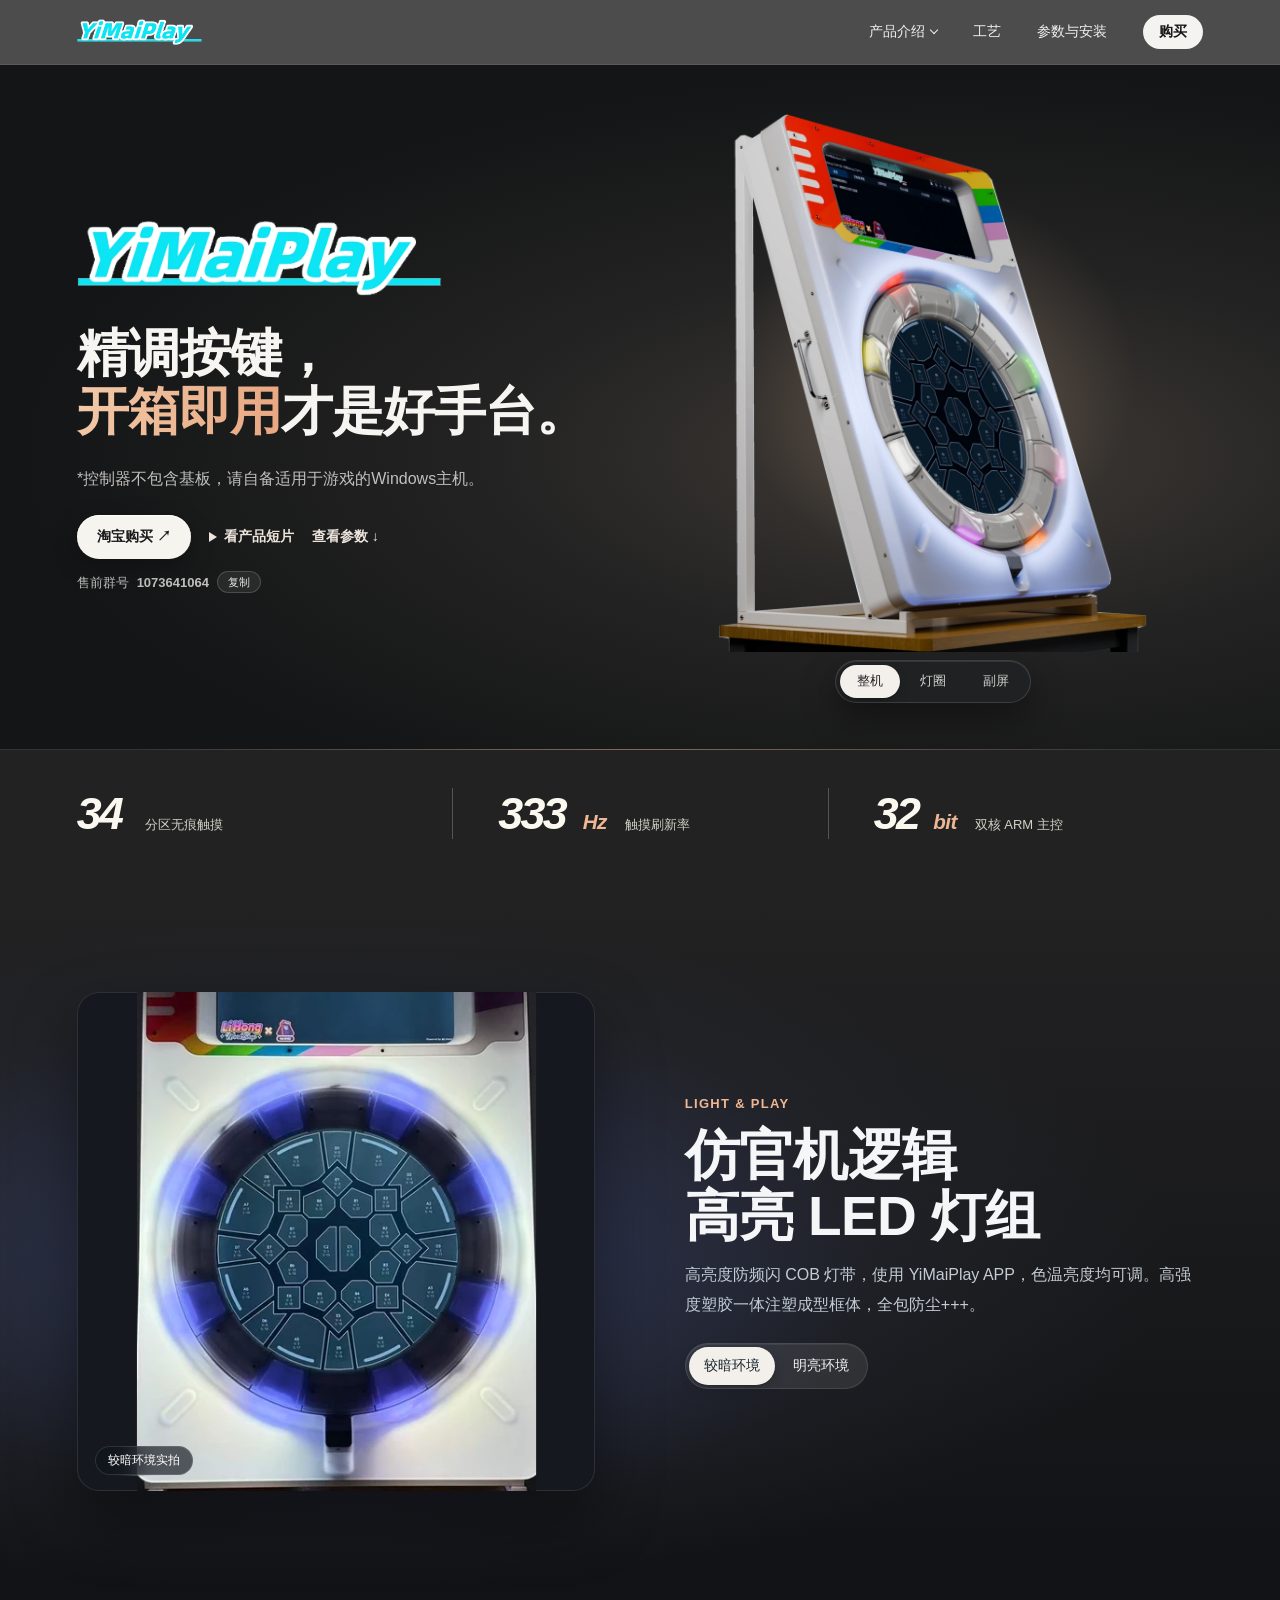
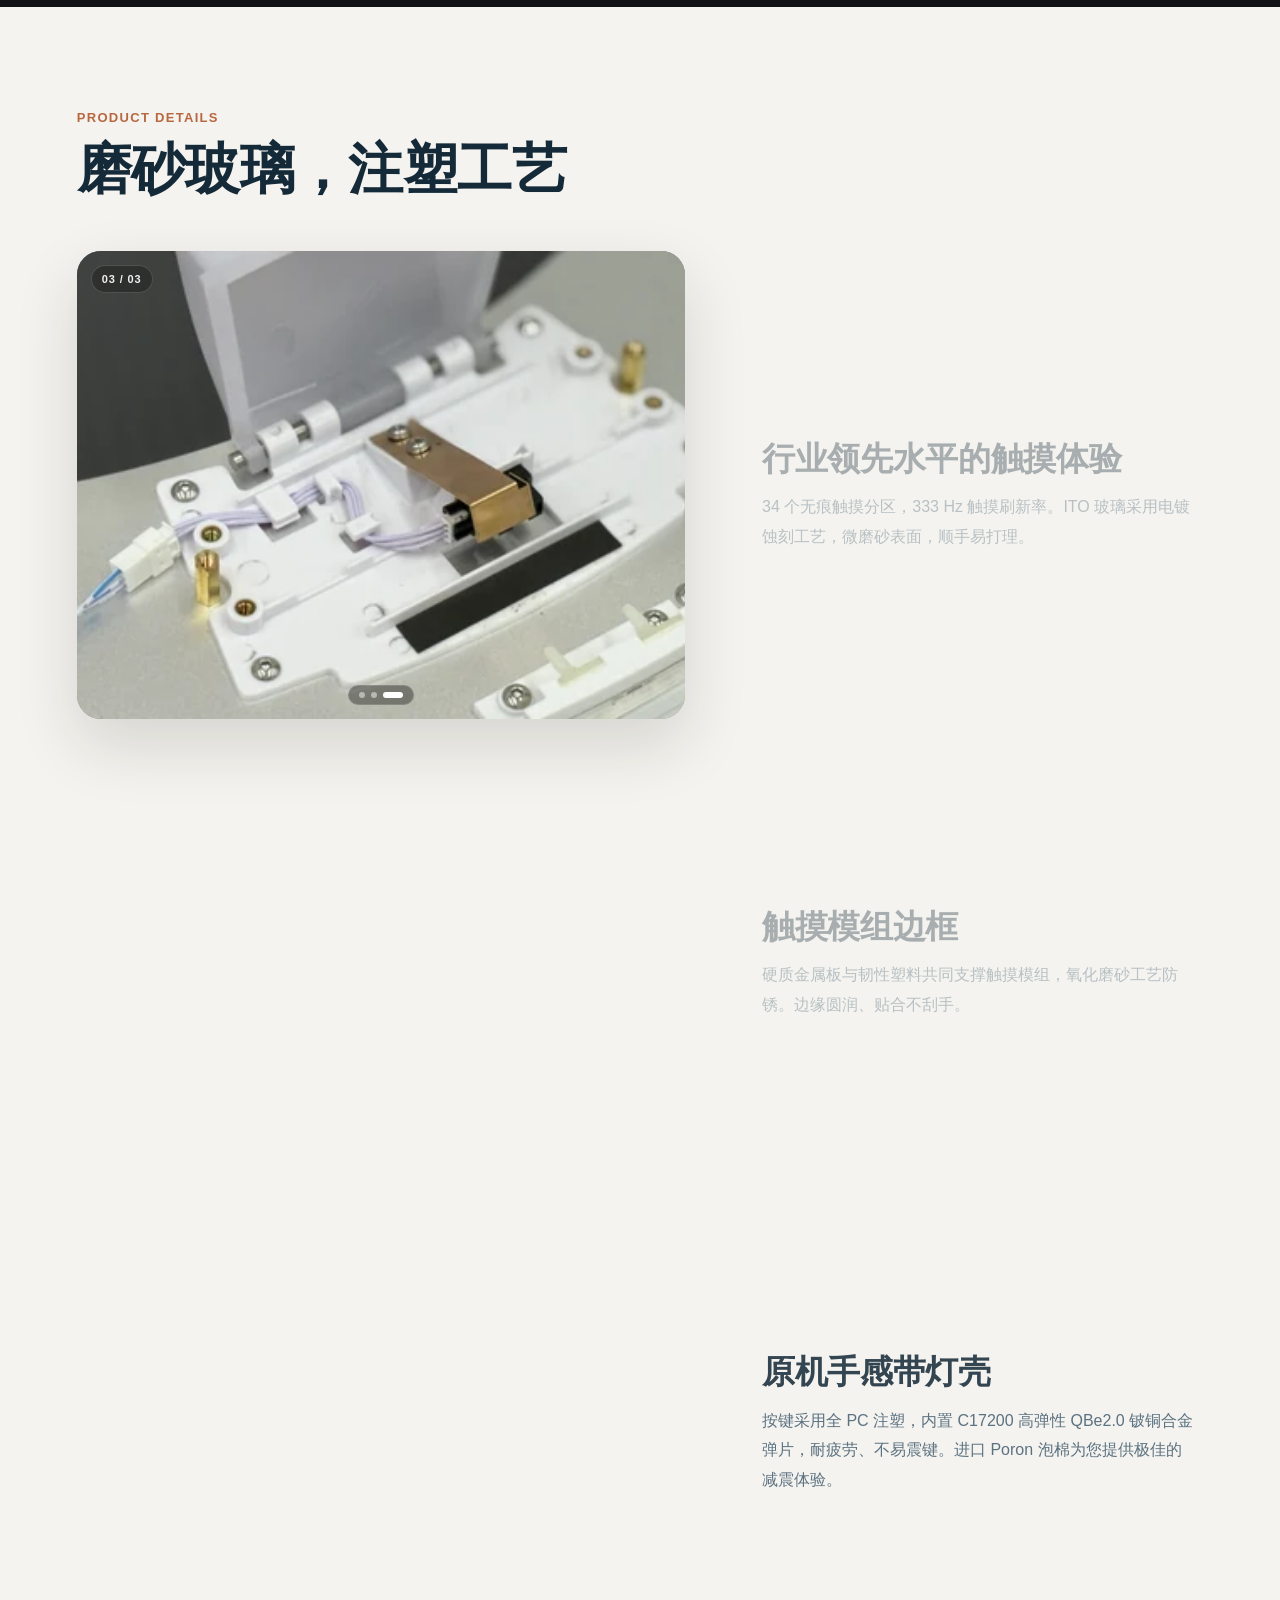
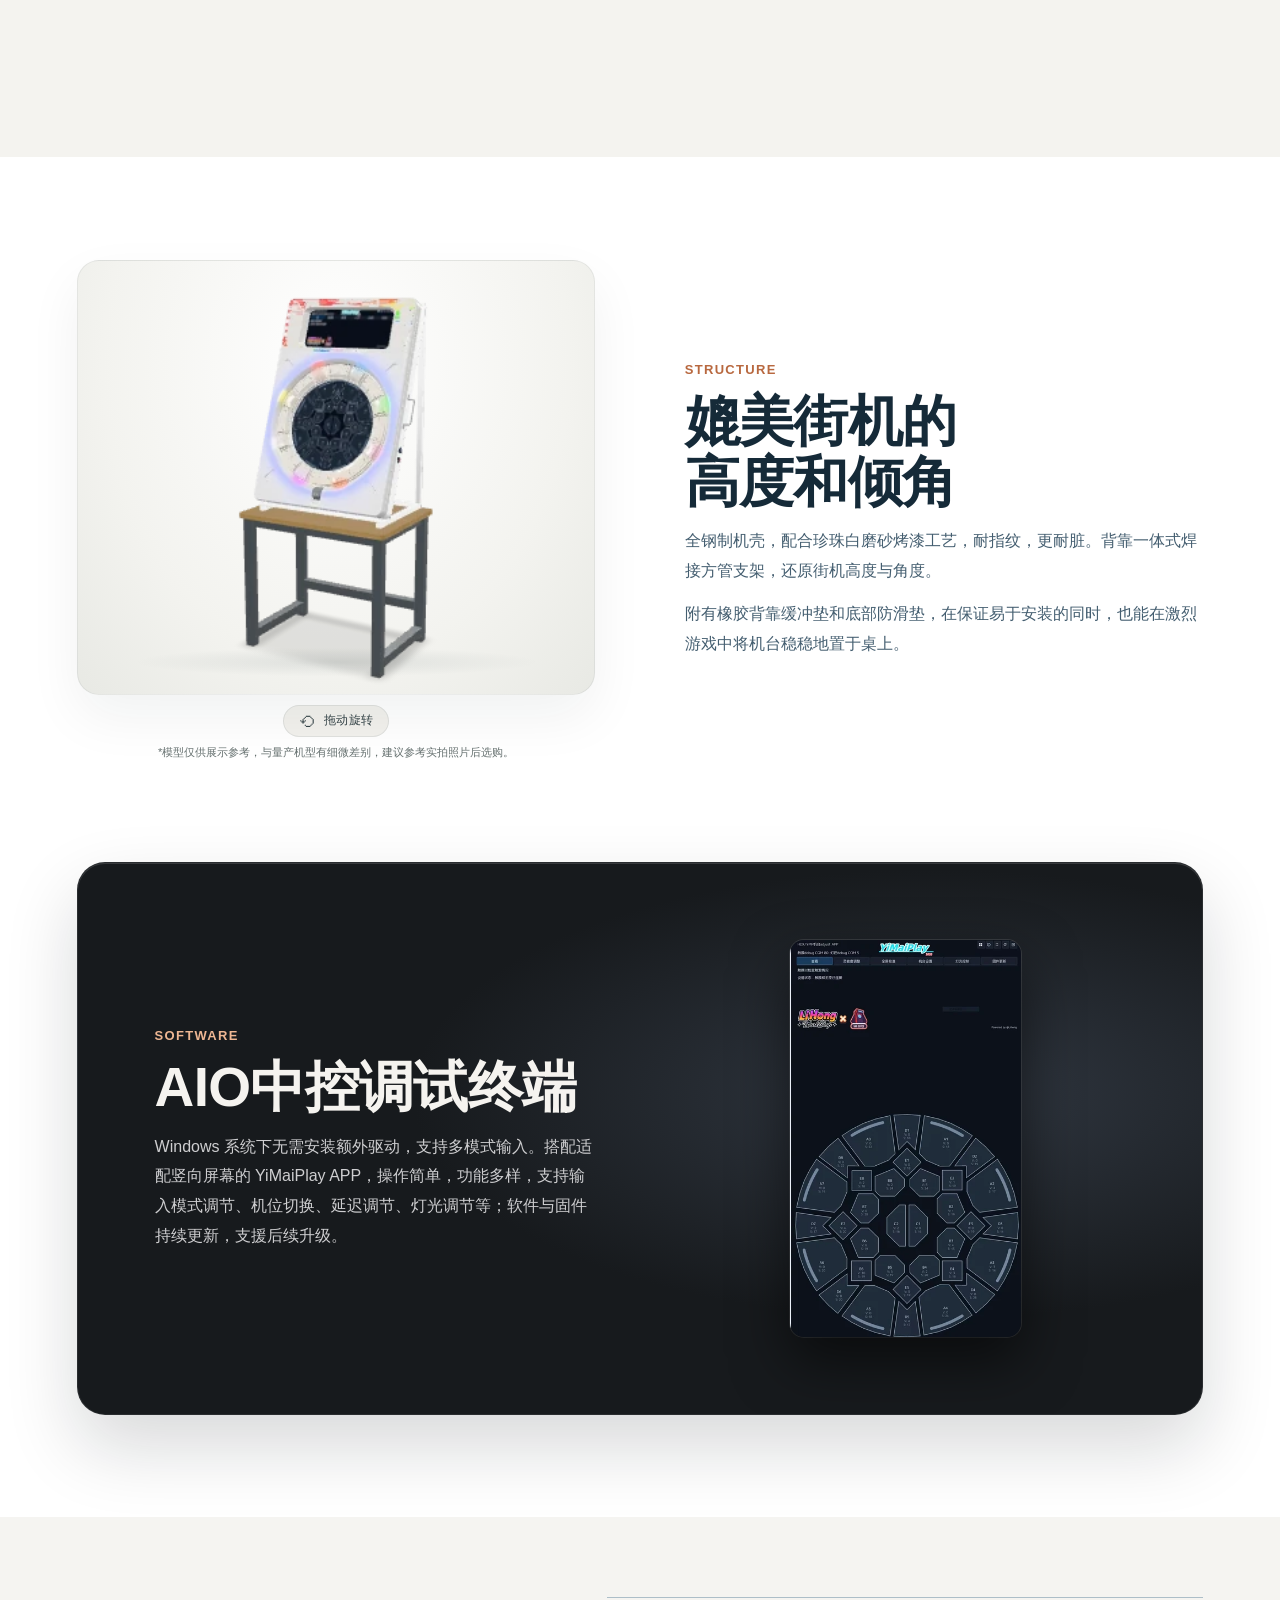
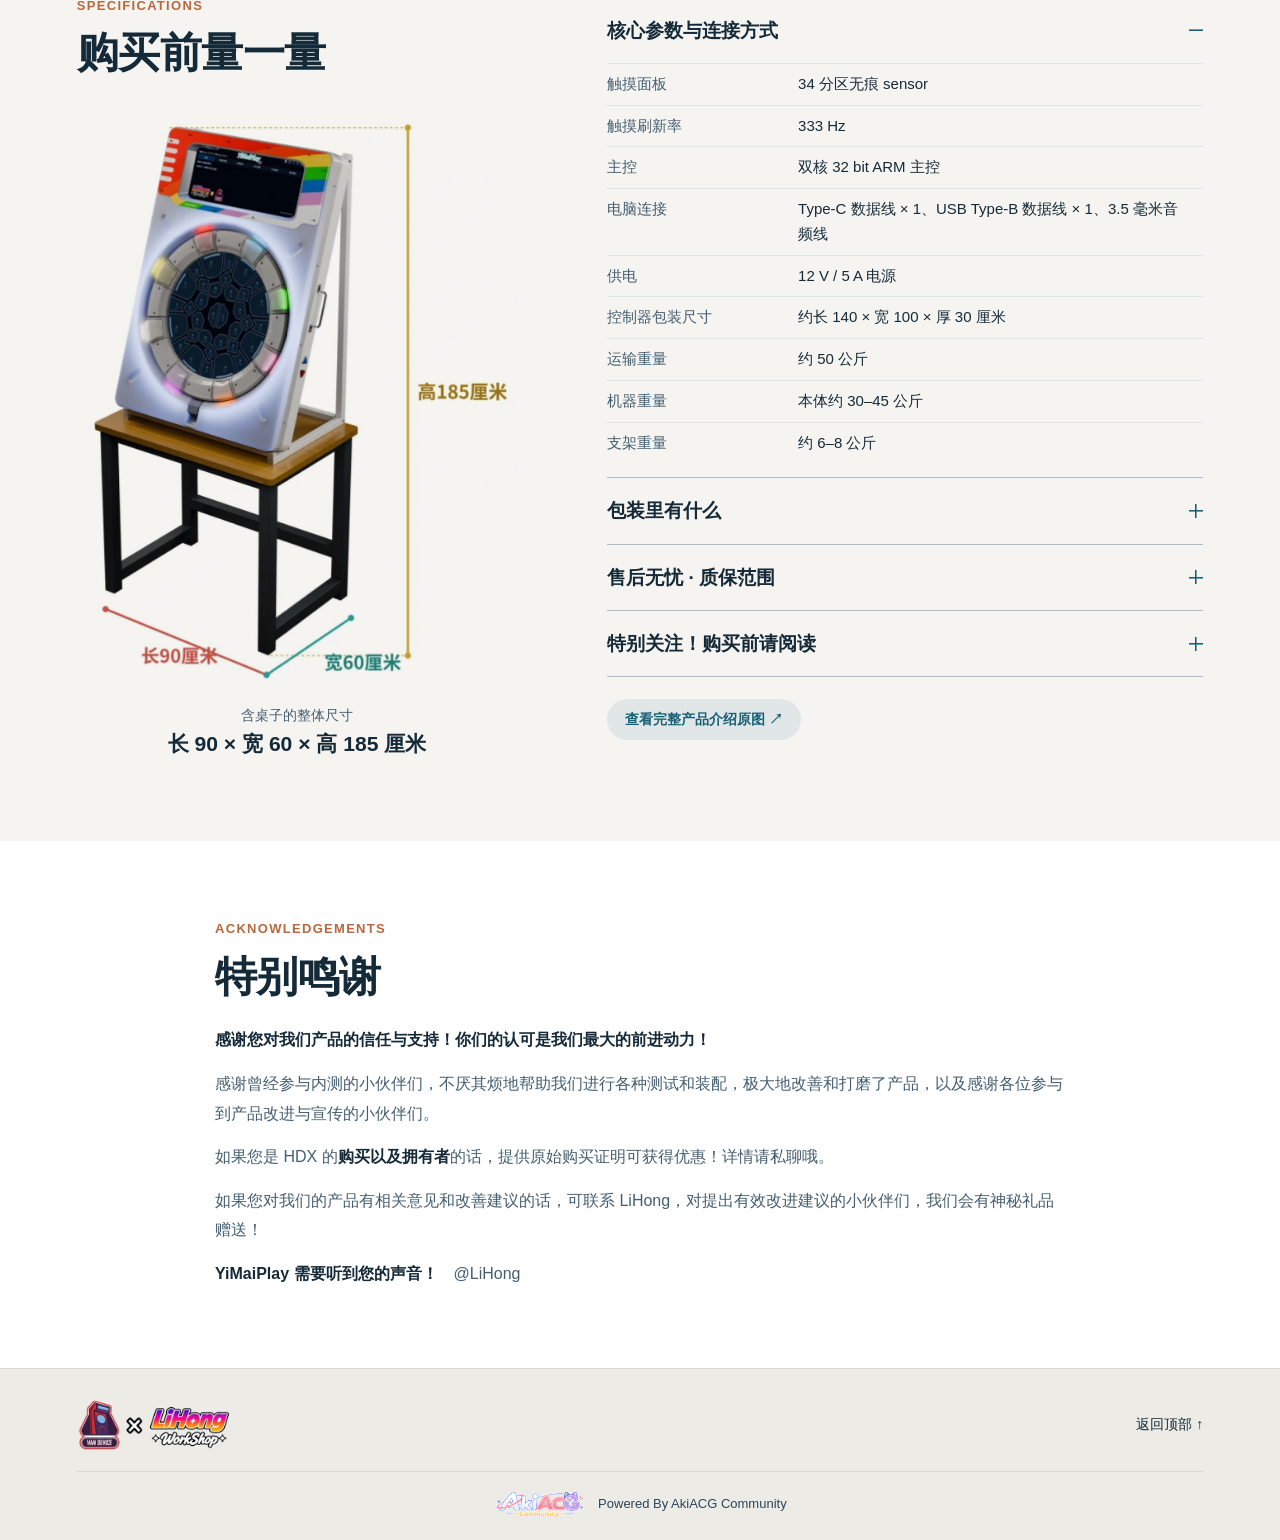
<file: docs/index.html>
<!doctype html>
<html lang="zh-CN">
<head>
  <meta charset="utf-8">
  <meta name="viewport" content="width=device-width,initial-scale=1">
  <meta name="theme-color" content="#131415">
  <title>YiMaiPlay · 音乐游戏控制器</title>
  <meta name="description" content="YiMaiPlay 音乐游戏控制器：34 分区无痕磨砂触摸玻璃、333 Hz 刷新率、全 PC 注塑按键与高亮 LED 灯组。">
  <link rel="icon" href="assets/brand-icon.png" type="image/png">
  <link rel="stylesheet" href="style.css?v=20261126-apple">
  <link rel="stylesheet" href="product-menu.css">
  <script defer src="product-menu.js"></script>
  <script defer src="site.js?v=20261126-apple"></script>
  <script type="module" src="structure-model.js?v=20261122-2"></script>
</head>
<body>
<a class="skip" href="#main">跳至正文</a>
<header>
  <div class="wrap nav-wrap">
    <a class="brand" href="#top" aria-label="YiMaiPlay 首页"><img src="assets/wordmark.webp" width="900" height="187" alt="YiMaiPlay"></a>
    <nav aria-label="主导航"><details class="product-menu">
        <summary>产品介绍</summary>
        <div class="product-links">
          <a href="./" aria-current="page">YiMaiPlay</a>
          <a href="lite.html">YiMaiLite</a>
        </div>
      </details><a class="craft-link" href="#details">工艺</a><a class="specs-nav-link" href="#specs">参数与安装</a><a class="nav-buy" href="https://item.taobao.com/item.htm?id=1094989437222" target="_blank" rel="noopener">购买</a></nav>
  </div>
  <span class="scroll-progress" aria-hidden="true"></span>
</header>
<main id="main">
  <div class="intro-sequence" id="top">
  <section class="hero" aria-labelledby="hero-title">
    <div class="wrap hero-inner">
      <div class="hero-copy">
        <h1 id="hero-title"><img class="wordmark" src="assets/wordmark.webp" width="900" height="187" alt="YiMaiPlay"></h1>
        <h2>精调按键，<br><span>开箱即用</span>才是好手台。</h2>
        <p>*控制器不包含基板，请自备适用于游戏的Windows主机。</p>
        <div class="actions">
          <a class="buy-link" href="https://item.taobao.com/item.htm?id=1094989437222" target="_blank" rel="noopener">淘宝购买 ↗</a>
          <a class="film-link" href="assets/yimaiplay.mp4"><i aria-hidden="true"></i>看产品短片</a>
          <a class="spec-link" href="#specs">查看参数 ↓</a>
        </div>
        <p class="presale">售前群号 <strong>1073641064</strong><button type="button" class="copy-qq" data-copy="1073641064" aria-label="复制售前群号 1073641064" hidden>复制</button></p>
      </div>
      <figure class="cabinet-view" data-view="whole">
        <div class="cabinet-window">
          <img draggable="false" class="cabinet" src="assets/cabinet.webp" width="890" height="1110" fetchpriority="high" alt="YiMaiPlay 控制器侧前方，可见环形按键、珍珠白机壳和方管支架">
        </div>
        <div class="cabinet-views" role="group" aria-label="选择机台实拍视角" hidden>
          <button type="button" data-shot="whole" aria-pressed="true">整机</button>
          <button type="button" data-shot="ring" aria-pressed="false">灯圈</button>
          <button type="button" data-shot="screen" aria-pressed="false">副屏</button>
        </div>
      </figure>
    </div>
  </section>
  <div class="metrics" id="metrics">
    <dl class="wrap metric-grid">
      <div><dt>分区无痕触摸</dt><dd>34</dd></div>
      <div><dt>触摸刷新率</dt><dd>333 <small>Hz</small></dd></div>
      <div><dt>双核 ARM 主控</dt><dd>32 <small>bit</small></dd></div>
    </dl>
  </div>
  <section class="lighting-band" id="light"><div class="wrap section lighting">
    <figure class="light-photo">
      <img id="light-image" src="assets/lights-dark.webp" loading="lazy" width="428" height="588" alt="较暗环境下的控制器正面灯效实拍">
      <img class="light-overlay" src="assets/lights-bright.webp" width="428" height="588" loading="lazy" alt="" aria-hidden="true">
      <figcaption id="light-caption" aria-live="polite">较暗环境实拍</figcaption>
    </figure>
    <div class="lighting-copy">
      <p class="eyebrow">Light &amp; Play</p>
      <h2>仿官机逻辑<br>高亮 LED 灯组</h2>
      <p>高亮度防频闪 COB 灯带，使用 YiMaiPlay APP，色温亮度均可调。高强度塑胶一体注塑成型框体，全包防尘+++。</p>
      <div class="switcher" role="group" aria-label="切换灯效实拍">
        <button data-light="dark" aria-pressed="true">较暗环境</button>
        <button data-light="bright" aria-pressed="false">明亮环境</button>
      </div>
    </div>
  </div></section>
  </div>
  <section class="detail-section" id="details"><div class="wrap section">
    <p class="eyebrow">Product Details</p>
    <h2>磨砂玻璃，注塑工艺</h2>
    <div class="detail-story">
    <div class="detail-grid">
      <article>
        <img src="assets/glass.webp" alt="ITO 玻璃的磨砂表面" loading="lazy" width="548" height="342">
        <h3>行业领先水平的触摸体验</h3>
        <p>34 个无痕触摸分区，333 Hz 触摸刷新率。ITO 玻璃采用电镀蚀刻工艺，微磨砂表面，顺手易打理。</p>
      </article>
      <article>
        <img src="assets/rim.webp" alt="触摸模组与边框衔接处" loading="lazy" width="548" height="322">
        <h3>触摸模组边框</h3>
        <p>硬质金属板与韧性塑料共同支撑触摸模组，氧化磨砂工艺防锈。边缘圆润、贴合不刮手。</p>
      </article>
      <article>
        <img src="assets/switch.webp" alt="按键内部的铍铜弹片" loading="lazy" width="419" height="279">
        <h3>原机手感带灯壳</h3>
        <p>按键采用全 PC 注塑，内置 C17200 高弹性 QBe2.0 铍铜合金弹片，耐疲劳、不易震键。进口 Poron 泡棉为您提供极佳的减震体验。</p>
      </article>
    </div>
    </div>
  </div></section>
  <section class="wrap section structure" id="structure">
      <figure class="structure-product">
        <div class="product-stage">
          <img class="structure-photo" src="assets/dimensions.webp" width="490" height="994" loading="lazy" alt="YiMaiPlay 控制器、机壳与方管支架侧面实拍">
          <model-viewer id="structure-model" alt="YiMaiPlay 机台，可拖动或用方向键旋转" camera-controls disable-pan disable-zoom disable-tap touch-action="pan-y"
            camera-orbit="30deg 78deg 103%" camera-target="0m 0.925m 0m" min-camera-orbit="auto 35deg 103%" max-camera-orbit="auto 95deg 103%"
            field-of-view="30deg" exposure="1.05" shadow-intensity="0.75" shadow-softness="0.9" environment-image="neutral"
            interaction-prompt="none" loading="eager" tabindex="-1" aria-hidden="true"><span slot="progress-bar"></span></model-viewer>
        </div>
        <figcaption>
          <span class="rotation-hint" hidden><span aria-hidden="true">⟲</span> 拖动旋转</span>
          <small>*模型仅供展示参考，与量产机型有细微差别，建议参考实拍照片后选购。</small>
        </figcaption>
      </figure>
    <div>
      <p class="eyebrow">Structure</p>
      <h2>媲美街机的高度和倾角</h2>
      <p>全钢制机壳，配合珍珠白磨砂烤漆工艺，耐指纹，更耐脏。背靠一体式焊接方管支架，还原街机高度与角度。</p>
      <p>附有橡胶背靠缓冲垫和底部防滑垫，在保证易于安装的同时，也能在激烈游戏中将机台稳稳地置于桌上。</p>
    </div>
  </section>
  <section class="wrap section software" id="software">
    <div>
      <p class="eyebrow">Software</p>
      <h2>AIO中控调试终端</h2>
      <p>Windows 系统下无需安装额外驱动，支持多模式输入。搭配适配竖向屏幕的 YiMaiPlay APP，操作简单，功能多样，支持输入模式调节、机位切换、延迟调节、灯光调节等；软件与固件持续更新，支援后续升级。</p>
    </div>
    <img src="assets/software.webp" width="419" height="721" loading="lazy" alt="YiMaiPlay APP 的竖屏界面和触摸分区布局">
  </section>
<section class="spec-section" id="specs">
  <div class="wrap section spec-grid">
    <div class="dimensions">
      <p class="eyebrow">Specifications</p>
      <h2>购买前量一量</h2>
      <figure>
        <img src="assets/measurements.webp" width="533" height="712" loading="lazy" alt="YiMaiPlay 含桌尺寸图，长 90 厘米、宽 60 厘米、高 185 厘米">
        <figcaption>含桌子的整体尺寸<strong>长 90 × 宽 60 × 高 185 厘米</strong></figcaption>
      </figure>
    </div>
    <div class="spec-list">
      <details open><summary>核心参数与连接方式</summary>
        <dl>
          <dt>触摸面板</dt><dd>34 分区无痕 sensor</dd>
          <dt>触摸刷新率</dt><dd>333 Hz</dd>
          <dt>主控</dt><dd>双核 32 bit ARM 主控</dd>
          <dt>电脑连接</dt><dd>Type-C 数据线 × 1、USB Type-B 数据线 × 1、3.5 毫米音频线</dd>
          <dt>供电</dt><dd>12 V / 5 A 电源</dd>
          <dt>控制器包装尺寸</dt><dd>约长 140 × 宽 100 × 厚 30 厘米</dd>
          <dt>运输重量</dt><dd>约 50 公斤</dd>
          <dt>机器重量</dt><dd>本体约 30–45 公斤</dd>
          <dt>支架重量</dt><dd>约 6–8 公斤</dd>
        </dl>
      </details>
      <details id="in-the-box"><summary>包装里有什么</summary>
        <p>一大一小两个箱子，分箱发出。大箱装控制器本体、支架及配套附件，小箱装桌子。控制器本体发顺丰，桌子发物流。</p>
        <dl>
          <dt>控制器</dt><dd>YiMaiPlay 控制器本体 × 1</dd>
          <dt>支架</dt><dd>三角形钢管 × 2、2020 细方管 × 1、3030 等长方管 × 4</dd>
          <dt>显示器安装件</dt><dd>钢制显示器背板 × 1，或适配显示模组的定制铝型材及连接件</dd>
          <dt>工具</dt><dd>M4、M5、M6 内六角螺丝刀各一把</dd>
          <dt>随箱配件</dt><dd>遥控器</dd>
          <dt>线缆</dt><dd>USB Type-C to USB-A 线缆 × 1、USB Type-B to USB-A 线缆 × 1。选购带显示器型号时附带 HDMI 线。</dd>
          <dt>电源适配器</dt><dd>12 V / 5 A、5525 DC 电源适配器 × 1</dd>
          <dt>赠品</dt><dd>限时赠送读卡器</dd>
        </dl>
      </details>
      <details id="warranty"><summary>售后无忧 · 质保范围</summary>
        <dl>
          <dt>显示器</dt><dd>12 个月质保</dd>
          <dt>主控电路板、触摸模组</dt><dd>12 个月质保</dd>
          <dt>物理按键</dt><dd>12 个月质保</dd>
        </dl>
        <p>器件损坏，经沟通确认后，由店主寄送维修零件。</p>
      </details>
      <details id="before-you-buy"><summary>特别关注！购买前请阅读</summary>
        <p>机台体积大、重量高，安装及搬动请<strong>至少两人协作</strong>，避免意外或受伤。产品占地及噪音较大，请确认场地和环境可以容纳，最好预留靠墙位置。</p>
        <p>数据线建议直连电脑主板接口，避免使用 USB Hub。电源线建议连接带地线的排插。</p>
        <p>本店为购买及拥有本产品的用户提供控制器相关售前、售后服务。不提供网络以及软件服务。购买产品后，我们有专门的售后社群对接售后需求，请额外关注哦。</p>
        <p>本产品为定制产品，运输难度和成本较大。<strong>不支持七天无理由退货</strong>，请慎重考虑后购买。拍下代表您有相应的消费能力和购买意愿。<strong>未成年用户请由家长代为下单。</strong></p>
        <p>本产品仅是游戏的输入控制以及显示设备，不是一体机，<strong>不包含运行对应软件的主机或者电脑</strong>，相关信息可在咨询群中询问。</p>
        <p>购买无显示器版本的用户，请您提前与客服沟通，告知您使用什么显示器，以及对应厚度，否则<strong>无法发货</strong>，因为需要定制显示器背板哦。</p>
      </details>
      <a class="guide-link" href="assets/product-guide.webp">查看完整产品介绍原图 ↗</a>
    </div>
  </div>
</section>
<section class="wrap section acknowledgements" id="thanks">
  <p class="eyebrow">Acknowledgements</p>
  <h2>特别鸣谢</h2>
  <p><strong>感谢您对我们产品的信任与支持！你们的认可是我们最大的前进动力！</strong></p>
  <p>感谢曾经参与内测的小伙伴们，不厌其烦地帮助我们进行各种测试和装配，极大地改善和打磨了产品，以及感谢各位参与到产品改进与宣传的小伙伴们。</p>
  <p>如果您是 HDX 的<strong>购买以及拥有者</strong>的话，提供原始购买证明可获得优惠！详情请私聊哦。</p>
  <p>如果您对我们的产品有相关意见和改善建议的话，可联系 LiHong，对提出有效改进建议的小伙伴们，我们会有神秘礼品赠送！</p>
  <p><strong>YiMaiPlay 需要听到您的声音！</strong>　@LiHong</p>
</section>
</main>
<footer>
  <div class="wrap footer-inner">
    <img class="workshops" src="assets/workshops.webp" width="390" height="144" alt="HAN DEVICE × LiHong Workshop" loading="lazy">
    <a class="back-top" href="#top">返回顶部 ↑</a>
    <a class="community" href="https://forum.akiacg.com/">
      <img src="assets/akiacg-community.png" width="174" height="60" alt="" loading="lazy">
      <span>Powered By AkiACG Community</span>
    </a>
  </div>
</footer>
<dialog id="film" aria-labelledby="film-title">
  <div class="film-bar"><h2 id="film-title">YiMaiPlay 产品短片</h2><button id="close-film" aria-label="关闭短片">×</button></div>
  <video controls playsinline preload="none" poster="assets/film-poster.webp" src="assets/yimaiplay.mp4">您的浏览器无法播放此视频。<a href="assets/yimaiplay.mp4">打开短片</a></video>
</dialog>
</body>
</html>
</file>
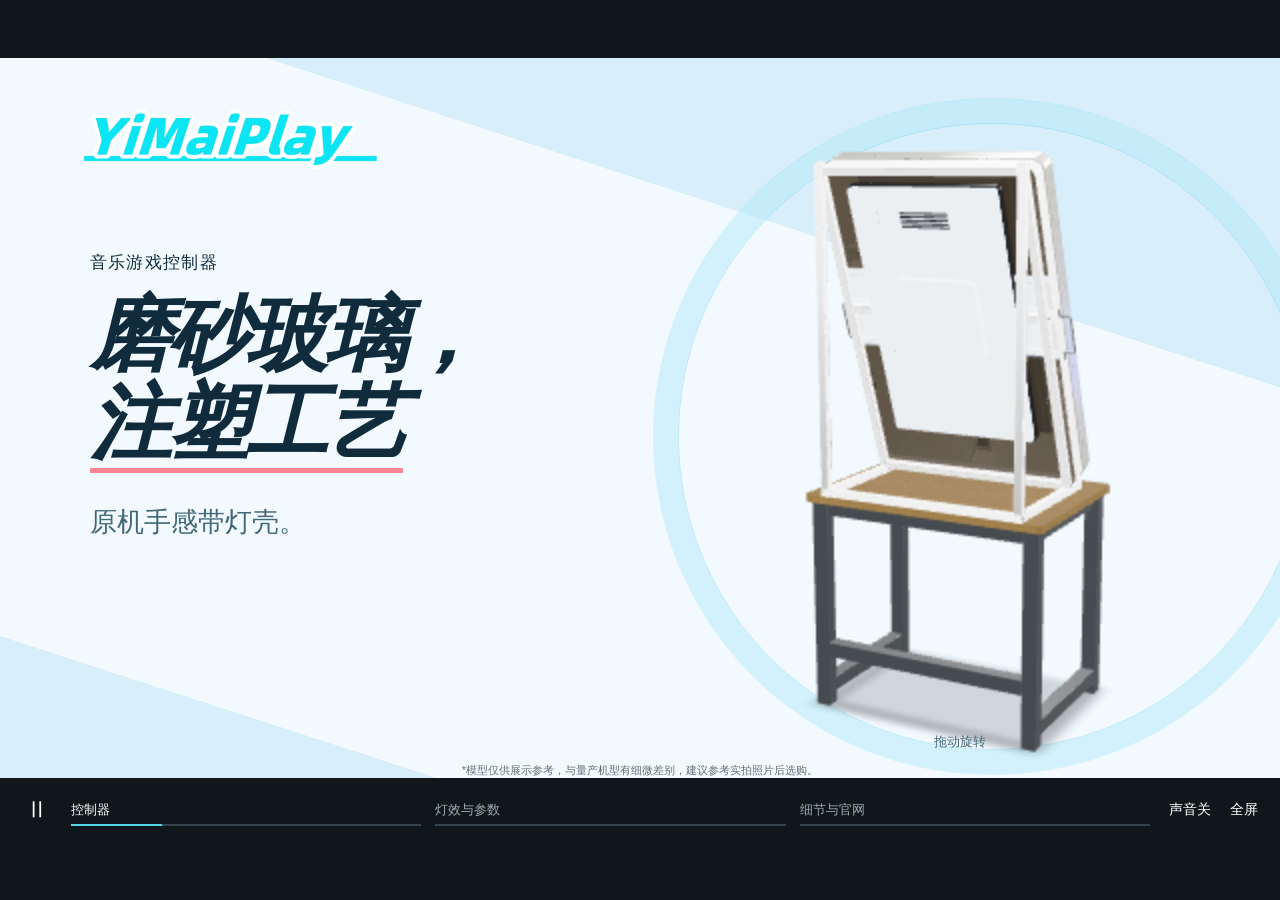
<file: docs/ad/index.html>
<!doctype html>
<html lang="zh-CN">
<head>
  <meta charset="utf-8">
  <meta name="viewport" content="width=device-width,initial-scale=1">
  <meta name="theme-color" content="#11191f">
  <title>YiMaiPlay · 横版动态广告</title>
  <link rel="icon" href="../assets/brand-icon.png?v=20261119-4" type="image/png">
  <link rel="preload" as="image" href="../assets/cabinet.webp?v=20261119-4">
  <link rel="preload" as="image" href="../assets/wordmark.webp?v=20261119-4">
  <script>
    if (new URLSearchParams(location.search).get('placement') === 'forum-slider') {
      location.replace('../forum/yimaiplay-banner.html?placement=forum-slider&v=20261122-1');
    }
  </script>
  <!-- Keep the embedded frame styled on its first paint. -->
  <style>
:root {
  color-scheme: dark;
  font-family: Inter, "Helvetica Neue", Arial, "PingFang SC", "Microsoft YaHei", "Noto Sans CJK SC", sans-serif;
  background: #10171b;
  color: #fff;
}
* { box-sizing: border-box; }
body { margin: 0; min-height: 100svh; display: grid; place-items: center; }
button, a { -webkit-tap-highlight-color: transparent; }
button { font: inherit; color: inherit; cursor: pointer; }
a { color: inherit; text-decoration: none; }
button:focus-visible, a:focus-visible { outline: 3px solid #00cfe7; outline-offset: 4px; }
h1, h2, p, figure { margin: 0; }
img { display: block; max-width: 100%; height: auto; }
.player { width: min(100%, 1600px, calc((100svh - 64px) * 16 / 9)); margin: auto; }
.advert {
  position: relative;
  width: 100%;
  aspect-ratio: 16 / 9;
  overflow: hidden;
  container-type: inline-size;
  background: #e5f4fc;
  color: #102b3c;
  isolation: isolate;
}
.backdrop {
  position: absolute;
  inset: -25%;
  background: linear-gradient(18deg, #d8effb 0 25%, #f2faff 25% 64%, #d8effb 64%);
  transition: opacity .65s ease;
  z-index: -3;
}
.orbit {
  position: absolute;
  width: 49%;
  aspect-ratio: 1;
  right: -2%;
  top: 9%;
  border: 1px solid #48c4e84a;
  border-radius: 50%;
  box-shadow: 0 0 0 24px #cdeefa60, 0 0 0 25px #48c4e828;
  transition: transform 1.3s cubic-bezier(.2,.7,.3,1), opacity .6s;
  z-index: -2;
}
.brand { position: absolute; left: 6.5%; top: 7%; width: 23%; z-index: 4; transition: left .8s cubic-bezier(.2,.7,.3,1); }
.product {
  position: absolute;
  width: 47%;
  height: 95%;
  object-fit: contain;
  object-position: center bottom;
  bottom: -2%;
  right: 1.5%;
  filter: drop-shadow(8px 14px 10px #17374716);
  z-index: -1;
  transition: opacity .45s, transform 1s cubic-bezier(.2,.7,.3,1);
}
.scene { position: absolute; inset: 0; opacity: 0; visibility: hidden; transition: opacity .5s, visibility .5s; pointer-events: none; }
.scene.active { opacity: 1; visibility: visible; pointer-events: auto; }
.copy { position: absolute; left: 7%; top: 27%; width: 47%; }
.eyebrow { font-size: 1.3cqw; letter-spacing: .08em; font-weight: 550; margin-bottom: 1.3cqw; }
h1, h2 { font-size: 6.4cqw; letter-spacing: -.045em; line-height: 1.08; font-weight: 900; }
h1 { font-style: italic; }
h1 span { position: relative; display: inline-block; }
h1 span::after { content: ''; position: absolute; height: .065em; left: 0; right: 0; bottom: -.07em; background: #ff8594; transform-origin: left; }
.subline { font-size: clamp(11px, 2.1cqw, 32px); line-height: 1.35; color: #436779; margin-top: 2.8cqw; }
.film { background: #080b0e; }
.film video { position: absolute; left: 1.5%; top: 6%; width: 48%; height: 85.33%; object-fit: contain; }
.film-copy { position: absolute; left: 54%; top: 29%; right: 5%; color: #fcf8f2; }
.film h2 { font-size: 5.1cqw; }
.film .eyebrow { color: #a5c8d7; }
.film .subline { margin-top: 1.7cqw; color: #dbe6ea; }
.specs { display: grid; grid-template-columns: .82fr 1.1fr 1fr; margin-top: 3cqw; }
.specs > div { padding-left: 1.5cqw; border-left: 1px solid #475453; }
.specs > div:first-child { padding-left: 0; border: 0; }
.specs b { font-style: italic; font-size: 3.6cqw; line-height: 1.2; letter-spacing: -.055em; white-space: nowrap; }
.specs small { color: #ff9566; font-size: .46em; }
.specs span { display: block; font-size: 1cqw; margin-top: .65cqw; color: #cdd6d9; }
.closing .copy { top: 23%; }
.closing h2 { font-size: 4.8cqw; }
.closeups { display: flex; gap: 1.2cqw; margin-top: 1.6cqw; }
.closeups figure { width: 15cqw; }
.closeups img { width: 100%; height: 7.2cqw; object-fit: cover; border-radius: .5cqw; }
.closeups figcaption { font-size: 1.1cqw; margin-top: .4cqw; color: #436779; }
.visit { display: inline-block; font-size: 1.25cqw; font-weight: 650; color: white; background: #12374c; padding: .85cqw 2cqw; border-radius: 4cqw; margin-top: 1.4cqw; }
.visit:hover { background: #17627c; }
.community { position: absolute; right: 3%; bottom: 2.6%; display: flex; align-items: center; gap: .75cqw; color: #284d65; font-size: .9cqw; }
.community img { height: 1.65cqw; width: auto; }
.advert[data-scene="1"] .brand { left: 54%; }
.advert[data-scene="1"] .product { transform: translateX(-7%) scale(.96); opacity: 0; }
.advert[data-scene="1"] .orbit { transform: scale(1.2); opacity: 0; }
.advert[data-scene="2"] .product { transform: translate(-1%, -3%) scale(.91); }
.advert[data-scene="2"] .orbit { transform: translateX(-3%) scale(.96); }
.controls { height: 64px; padding: 0 22px; display: flex; gap: 19px; align-items: center; background: #10171b; }
.controls button { border: 0; background: transparent; padding: 7px 0; font-size: 14px; }
.controls .toggle { width: 30px; min-height: 40px; font-size: 22px; }
.chapters { flex: 1; display: flex; gap: 14px; }
.chapters button { flex: 1; position: relative; text-align: left; color: #9ba9b1; overflow: hidden; font-size: 13px; }
.chapters button::after, .chapters i { content: ''; height: 2px; position: absolute; left: 0; right: 0; bottom: 0; background: #35434c; }
.chapters i { background: #54d8e7; z-index: 1; transform: scaleX(0); transform-origin: left; }
.chapters [aria-pressed="true"] { color: white; }
.chapters [aria-pressed="true"] i { transform: scaleX(var(--progress, 0)); }
.player:fullscreen { width: min(100vw, calc((100dvh - 64px) * 16 / 9)); height: auto; display: flex; flex-direction: column; justify-content: center; }
.player::backdrop { background: #10171b; }
@keyframes copy-enter {
  from { opacity: 0; transform: translateY(1.6cqw); }
  to { opacity: 1; transform: none; }
}
@keyframes underline-enter {
  from { transform: scaleX(0); }
  to { transform: scaleX(1); }
}
@keyframes product-enter {
  from { opacity: 0; translate: 2cqw 1cqw; }
  to { opacity: 1; translate: 0 0; }
}
@media (prefers-reduced-motion: no-preference) {
  .active .enter { animation: copy-enter .8s .12s cubic-bezier(.2,.75,.3,1) both; }
  .active h1, .active h2 { animation-delay: .25s; }
  .active .subline, .active .specs, .active .closeups { animation-delay: .45s; }
  .active .visit { animation-delay: .65s; }
  .intro.active h1 span::after { animation: underline-enter .6s .7s ease both; }
  .advert[data-scene="0"] .product { animation: product-enter 1.1s ease both; }
}
/* A paused scene must remain readable even when selected before its entrance starts. */
.player.paused .active .enter,
.player.paused .intro.active h1 span::after,
.player.paused .product {
  animation: none !important;
}
.player.paused * { animation-play-state: paused !important; }
.model-stage {
  position: absolute;
  right: 0;
  top: 5%;
  width: 50%;
  height: 95%;
  pointer-events: none;
}
.model-view {
  display: block;
  width: 100%;
  height: 100%;
  border: 0;
  background: transparent;
  opacity: 0;
  transition: opacity .4s;
}
.model-ready .model-view { opacity: 1; pointer-events: auto; }
.advert.model-ready[data-scene="0"] .product { opacity: 0; visibility: hidden; animation: none; }
.model-hint {
  position: absolute;
  left: 0;
  right: 0;
  bottom: 4%;
  text-align: center;
  font-size: max(10px, 1cqw);
  color: #436779;
  pointer-events: none;
}
[hidden] { display: none !important; }
@media (max-width: 600px) {
  .controls { height: auto; min-height: 64px; flex-wrap: wrap; padding: 8px 12px; gap: 12px; }
  .controls button { min-height: 40px; }
  .controls .toggle { width: 36px; }
  .chapters { min-width: 0; gap: 8px; }
  .chapters button { white-space: nowrap; font-size: 11px; }
  .controls .sound, .controls .fullscreen { font-size: 11px; }
  .model-hint { font-size: 8px; bottom: 1%; }
  .eyebrow { font-size: max(9px, 1.6cqw); }
  .community { font-size: 1.35cqw; }
  .visit { font-size: max(10px, 1.65cqw); }
  .film-copy { top: 24%; right: 3%; }
  .specs { grid-template-columns: 1fr 1fr 1.15fr; }
  .specs span { word-break: keep-all; }
  .closeups figure { width: 22.5cqw; }
  .closeups figcaption, .specs span { font-size: max(9px, 1.45cqw); line-height: 1.18; }
}
@media (max-width: 420px) {
  .controls { gap: 8px; }
  .chapters { flex-basis: calc(100% - 48px); }
  .controls .sound { margin-left: 44px; }
  .controls .fullscreen { margin-left: auto; }
}
@media (prefers-reduced-motion: reduce) {
  *, *::before, *::after { animation: none !important; transition: none !important; }
}

.forum-facts { display: none; }

html.forum-slider,
.forum-slider body {
  width: 100%;
  height: 100%;
  min-height: 0;
  overflow: hidden;
  background: #e5f4fc;
}
.forum-slider body { display: block; }
.forum-slider .player,
.forum-slider .advert {
  width: 100%;
  height: 100%;
  max-width: none;
  margin: 0;
}
.forum-slider .advert { aspect-ratio: auto; container-type: size; background-color: #e5f4fc; --forum-layout-ready: 1; }
.forum-slider .controls,
.forum-slider .film,
.forum-slider .closing,
.forum-slider noscript { display: none !important; }
.forum-slider a { pointer-events: none; cursor: default; }
.forum-slider .model-stage { right: 0; top: 0; width: 50%; height: 100%; }
.forum-slider .model-view { height: calc(100% - 34px); transition: none; }
.forum-slider .model-ready .model-view { pointer-events: auto; }
.forum-slider .advert.turntable-ready .product { opacity: 0; visibility: hidden; animation: none; }
.forum-slider .turntable-ready .model-view { opacity: 0; pointer-events: none; }
.forum-slider .model-hint { font-size: 12px; bottom: 9px; color: #34576a; }
.forum-slider .copy { top: 29%; width: 47%; pointer-events: none; }
.forum-slider .brand { top: 7%; width: clamp(100px, 18cqw, 260px); }
.forum-slider .eyebrow { font-size: clamp(11px, 1.1cqw, 16px); margin-bottom: 2cqh; }
.forum-slider h1 { font-size: clamp(34px, 14cqh, 66px); }
.forum-slider .subline { font-size: clamp(10px, 1.05cqw, 15px); margin-top: 5cqh; }
@media (max-width: 700px) {
  .forum-slider .brand { width: 29%; left: 5%; top: 6%; }
  .forum-slider .copy { left: 50px; top: 29%; width: calc(50% - 60px); }
  .forum-slider .eyebrow { font-size: 10px; margin-bottom: 6px; letter-spacing: 0; }
  .forum-slider h1 { font-size: clamp(18px, calc(12.5cqw - 18px), 30px); line-height: 1.1; white-space: nowrap; }
  .forum-slider .subline { font-size: 11px; margin-top: 1.5cqh; }
  .forum-slider .model-view { height: calc(100% - 28px); }
  .forum-slider .model-hint { font-size: 10px; bottom: 8px; }
  .forum-slider .product { width: 48%; right: 0; height: calc(100% - 28px); bottom: 28px; }
}

@media (max-width: 360px) {
  .forum-slider .eyebrow { font-size: 9px; }
}

.forum-slider .intro-message,
.forum-slider .forum-facts { transition: none; }
.forum-slider .intro-message .enter,
.forum-slider .intro-message h1 span::after { animation: none !important; }
.forum-slider .forum-facts { position: absolute; inset: 0; display: block; opacity: 0; visibility: hidden; }
.forum-slider .forum-facts dl { display: flex; gap: 3cqw; margin: 0; }
.forum-slider .forum-facts dl > div { display: flex; flex-direction: column-reverse; }
.forum-slider .forum-facts dt { font-size: clamp(11px, 1cqw, 16px); }
.forum-slider .forum-facts dd { margin: 0; font-size: clamp(32px, 14cqh, 66px); font-weight: 800; line-height: 1.2; letter-spacing: -.04em; }
.forum-slider .forum-facts small { font-size: .42em; }
@keyframes forum-message-cycle {
  0%, 40%, 100% { opacity: 1; visibility: visible; transform: translateY(0); }
  46%, 94% { opacity: 0; visibility: hidden; transform: translateY(-8px); }
}
@keyframes forum-facts-cycle {
  0%, 40%, 100% { opacity: 0; visibility: hidden; transform: translateY(8px); }
  46%, 94% { opacity: 1; visibility: visible; transform: translateY(0); }
}
@media (prefers-reduced-motion: no-preference) {
  .forum-slider .intro-message { animation: forum-message-cycle 12s ease infinite; }
  .forum-slider .forum-facts { animation: forum-facts-cycle 12s ease infinite; }
}
.forum-slider .model-interacting .intro-message,
.forum-slider .model-interacting .forum-facts { animation-play-state: paused; }
@media (max-width: 700px) {
  .forum-slider .forum-facts .eyebrow { font-size: 9px; white-space: nowrap; }
  .forum-slider .forum-facts dl { flex-direction: column; gap: 6px; }
  .forum-slider .forum-facts dd { font-size: 29px; line-height: 1.05; }
  .forum-slider .forum-facts dt { font-size: 9px; line-height: 1.3; }
}
    .model-note { position: absolute; inset: auto 0 1px; color: #626f77; font: 400 clamp(8px, 2.65cqw, 11px)/1.2 sans-serif; text-align: center; white-space: nowrap; pointer-events: none; }
.model-hint { bottom: max(15px, 4%); }
  </style>
  <script defer src="ad.js?v=20261119-4"></script>
</head>
<body>
<main class="player" tabindex="0" aria-label="YiMaiPlay 动态广告，可使用空格键播放或暂停">
  <div class="advert" data-scene="0">
    <div class="backdrop" aria-hidden="true"></div>
    <div class="orbit" aria-hidden="true"></div>
    <a class="brand" href="https://yimaiplay.akiacg.com/" target="_blank" rel="noopener" aria-label="访问 YiMaiPlay 官网">
      <img src="../assets/wordmark.webp?v=20261119-4" width="900" height="187" alt="YiMaiPlay">
    </a>
    <img class="product" src="../assets/cabinet.webp?v=20261119-4" width="890" height="1110" alt="" aria-hidden="true">
    <section class="scene intro active" aria-label="YiMaiPlay 音乐游戏控制器">
      <div class="model-stage">
        <iframe class="model-view" data-src="../model/?embed=1&v=20261122-1" title="YiMaiPlay 交互模型，可拖动查看" loading="eager" tabindex="-1"></iframe>
        <span class="model-hint" hidden>拖动旋转</span>
      </div>
      <div class="copy">
        <div class="intro-message">
          <p class="eyebrow enter">音乐游戏控制器</p>
          <h1 class="enter">磨砂玻璃，<br><span>注塑工艺</span></h1>
          <p class="subline enter">原机手感带灯壳。</p>
        </div>
        <div class="forum-facts">
          <p class="eyebrow">双核 32 bit ARM 主控</p>
          <dl>
            <div><dt>分区无痕触摸</dt><dd>34</dd></div>
            <div><dt>触摸刷新率</dt><dd>333 <small>Hz</small></dd></div>
          </dl>
        </div>
      </div>
      <p class="model-note">*模型仅供展示参考，与量产机型有细微差别，建议参考实拍照片后选购。</p>
    </section>
    <section class="scene film" aria-label="灯效与核心参数" aria-hidden="true" inert>
      <video muted playsinline preload="none" poster="../assets/film-poster.webp?v=20261119-4" data-src="../assets/yimaiplay.mp4?v=20261119-4" aria-label="YiMaiPlay 原版产品短片"></video>
      <div class="film-copy">
        <p class="eyebrow enter">COB 灯带 · 色温、亮度可调</p>
        <h2 class="enter">仿官机逻辑<br>高亮 LED 灯组</h2>
        <p class="subline enter">行业领先水平的触摸体验</p>
        <div class="specs enter">
          <div><b>34</b><span>分区<wbr>无痕触摸</span></div>
          <div><b>333<small> Hz</small></b><span>触摸<wbr>刷新率</span></div>
          <div><b>32<small> bit</small></b><span>双核 <wbr>ARM&nbsp;主控</span></div>
        </div>
      </div>
    </section>
    <section class="scene closing" aria-label="产品细节与官网入口" aria-hidden="true" inert>
      <div class="copy">
        <p class="eyebrow enter">精调按键，</p>
        <h2 class="enter">开箱即用<br>才是好手台。</h2>
        <div class="closeups enter">
          <figure><img src="../assets/glass.webp?v=20261119-4" width="548" height="342" alt="磨砂触摸玻璃"><figcaption>微磨砂 ITO 玻璃</figcaption></figure>
          <figure><img src="../assets/switch.webp?v=20261119-4" width="419" height="279" alt="PC 注塑按键内部的铍铜弹片"><figcaption>C17200 铍铜弹片</figcaption></figure>
        </div>
        <a class="visit enter" href="https://yimaiplay.akiacg.com/" target="_blank" rel="noopener">了解更多</a>
      </div>
      <a class="community" href="https://forum.akiacg.com/" target="_blank" rel="noopener">
        <img src="../assets/akiacg-community.png?v=20261119-4" width="174" height="60" alt="">
        <span>Powered By AkiACG Community</span>
      </a>
    </section>
  </div>
  <div class="controls">
    <button class="toggle" type="button" aria-label="暂停广告" title="暂停广告"><span aria-hidden="true">Ⅱ</span></button>
    <div class="chapters" role="group" aria-label="选择广告片段">
      <button type="button" data-index="0" aria-label="控制器" aria-pressed="true"><span>控制器</span><i></i></button>
      <button type="button" data-index="1" aria-label="灯效与参数" aria-pressed="false"><span>灯效与参数</span><i></i></button>
      <button type="button" data-index="2" aria-label="细节与官网" aria-pressed="false"><span>细节与官网</span><i></i></button>
    </div>
    <button class="sound" type="button" aria-pressed="false">声音关</button>
    <button class="fullscreen" type="button">全屏</button>
  </div>
  <noscript><p>启用 JavaScript 可播放完整广告。<a href="https://yimaiplay.akiacg.com/">访问 YiMaiPlay 官网</a></p></noscript>
</main>
</body>
</html>
</file>
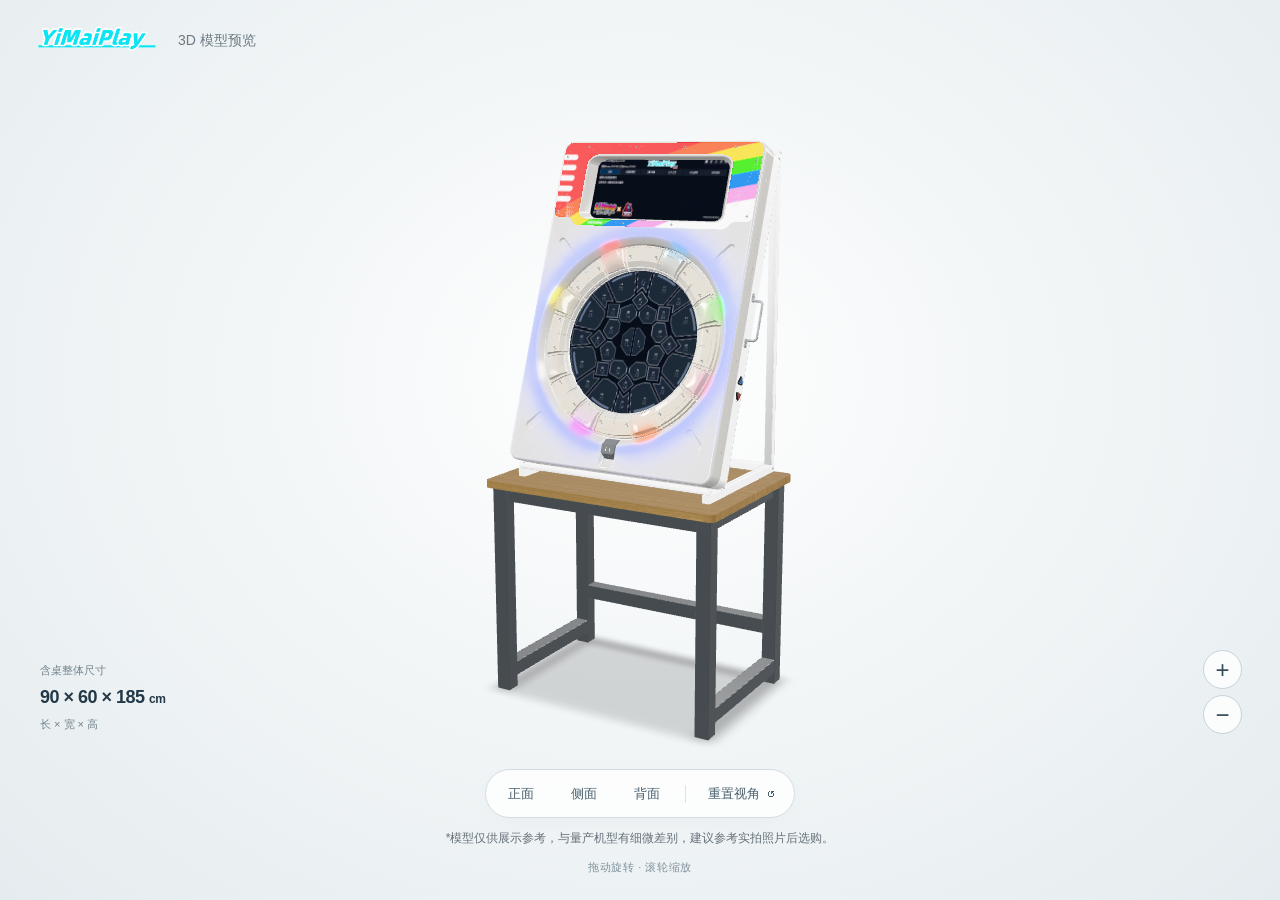
<file: docs/model/index.html>
<!doctype html>
<html lang="zh-CN">
<head>
  <meta charset="utf-8">
  <meta name="viewport" content="width=device-width, initial-scale=1">
  <meta name="theme-color" content="#edf1f3">
  <title>YiMaiPlay · 3D 模型预览</title>
  <script>
    const modelParams = new URLSearchParams(location.search);
    if (modelParams.has('embed')) document.documentElement.classList.add('embedded');
    if (modelParams.get('placement') === 'forum-slider') document.documentElement.classList.add('forum-model');
  </script>
  <!-- Keep the embedded frame styled on its first paint. -->
  <style>
:root {
  color-scheme: light;
  font-family: Inter, "Helvetica Neue", Arial, "PingFang SC", "Microsoft YaHei", sans-serif;
  color: #233947;
  background: #edf1f3;
  font-synthesis: none;
}

* { box-sizing: border-box; }
body { margin: 0; }
button, a { -webkit-tap-highlight-color: transparent; }
button { font: inherit; cursor: pointer; }
button:focus-visible, a:focus-visible { outline: 3px solid #009ca9; outline-offset: 5px; }
a { color: inherit; text-decoration: none; }
p, h1 { margin: 0; }
[hidden] { display: none !important; }

.viewer-shell {
  display: grid;
  grid-template-rows: auto minmax(280px, 1fr) auto;
  height: 100vh;
  height: 100dvh;
  min-height: 510px;
  overflow: hidden;
  background: radial-gradient(ellipse at 50% 42%, #fff 0%, #f4f7f8 38%, #e5ecef 100%);
}

.viewer-header {
  display: flex;
  align-items: center;
  gap: 22px;
  padding: 26px 38px;
  position: relative;
  z-index: 1;
}

.brand { font-size: 25px; font-style: italic; font-weight: 850; letter-spacing: -1.2px; }
.viewer-header h1 { font-weight: 450; font-size: 14px; color: #6c7b84; }
.preview-label { margin-left: auto; font-size: 12px; color: #74848d; }
.model-stage { min-height: 0; position: relative; }
model-viewer { height: 100%; width: 100%; outline: none; --poster-color: transparent; }
model-viewer::part(default-ar-button) { display: none; }
.load-state {
  position: absolute;
  inset: 0;
  display: flex;
  flex-direction: column;
  justify-content: center;
  align-items: center;
  gap: 14px;
  font-size: 14px;
  color: #6c7b84;
  background: #f1f5f7;
}

.loader { width: 26px; height: 26px; border-radius: 50%; border: 2px solid #d4e1e6; border-top-color: #27778f; animation: spin 1s linear infinite; }
@keyframes spin { to { transform: rotate(360deg); } }
.load-state button { border: 1px solid #bcced8; background: white; border-radius: 20px; color: #233947; padding: 8px 18px; }
.dimensions { position: absolute; left: 40px; bottom: 30px; pointer-events: none; }
.dimensions p { font-size: 11px; color: #72848e; line-height: 1.8; }
.dimensions strong { font-size: 18px; line-height: 1.9; font-weight: 550; letter-spacing: -.5px; }
.dimensions strong span { font-size: 12px; }
.zoom-controls { position: absolute; right: 38px; bottom: 30px; display: grid; gap: 6px; }
.zoom-controls button { width: 39px; height: 39px; display: grid; place-items: center; border: 1px solid #c5d2d9; border-radius: 50%; color: #354c59; background: #ffffffc9; font-size: 24px; font-weight: 350; }
.zoom-controls button:hover { background: white; border-color: #91a7b3; }
.viewer-controls { display: flex; flex-direction: column; align-items: center; padding: 5px 20px 25px; gap: 13px; }
.view-controls { display: flex; gap: 3px; align-items: center; padding: 5px; border: 1px solid #d3dce1; background: #ffffffd9; border-radius: 30px; box-shadow: 0 6px 20px #2a4c5f05; }
.view-controls > span { width: 1px; height: 18px; background: #dbe3e7; margin-inline: 5px; }
.view-controls button { border: 0; background: transparent; color: #49606d; border-radius: 23px; padding: 9px 17px; font-size: 13px; }
.view-controls button:hover { background: #eaf1f4; }
.view-controls button[aria-pressed="true"] { background: #284e60; color: white; }
.view-controls #reset { padding-inline: 14px; }
#reset span { margin-left: 4px; font-size: 16px; }
.gesture-hint { font-size: 11px; color: #80919b; letter-spacing: .05em; }
.touch-hint { display: none; }
.no-script { position: fixed; bottom: 20px; left: 20px; z-index: 2; padding: 10px; background: white; }

@media (pointer: coarse) {
  .mouse-hint { display: none; }
  .touch-hint { display: inline; }
}

@media (max-width: 640px) {
  .viewer-header { padding: 22px 22px 10px; gap: 14px; }
  .brand { font-size: 24px; }
  .viewer-header h1 { font-size: 12px; }
  .preview-label { display: none; }
  .dimensions { left: 22px; bottom: 20px; }
  .dimensions strong { font-size: 15px; }
  .zoom-controls { right: 22px; bottom: 20px; }
  .zoom-controls button { width: 37px; height: 37px; }
  .viewer-controls { padding-bottom: max(21px, env(safe-area-inset-bottom)); gap: 13px; }
  .view-controls button { padding: 9px 13px; }
  .view-controls #reset { padding-inline: 10px; }
}

@media (prefers-reduced-motion: reduce) {
  .loader { animation: none; }
}

/* The advertisement owns its caption and controls around the embedded model. */
.embedded, .embedded body { color-scheme: dark; background: transparent; }
.embedded .viewer-shell { min-height: 0; grid-template-rows: minmax(0, 1fr); background: transparent; }
.embedded .viewer-header, .embedded .viewer-controls,
.embedded .dimensions, .embedded .zoom-controls { display: none; }
.embedded .load-state { background: transparent; }

.forum-model model-viewer { touch-action: none; cursor: grab; user-select: none; }
.forum-model model-viewer:active { cursor: grabbing; }
    .model-note { color: #65717a; font-size: clamp(9px, 2.5vw, 12px); line-height: 1.3; white-space: nowrap; }
  </style>
  <script type="module" src="vendor/model-viewer.min.js?v=20261119-4"></script>
  <script defer src="viewer.js?v=20261119-4"></script>
</head>
<body>
  <main class="viewer-shell">
    <header class="viewer-header">
      <a class="brand" href="../"><img src="../assets/wordmark.webp?v=20261119-4" width="118" alt="YiMaiPlay"></a>
      <h1>3D 模型预览</h1>
    </header>

    <div class="model-stage">
      <model-viewer
        id="product-model"
        src="yimaiplay.glb?v=20261122-1"
        alt="YiMaiPlay 音乐游戏控制器三维模型，包含机身、环形按键与支架。可拖动旋转和缩放查看。"
        camera-controls
        disable-pan
        disable-tap
        touch-action="none"
        camera-target="0m 0.925m 0m"
        camera-orbit="30deg 78deg 105%"
        min-camera-orbit="auto 20deg 45%"
        max-camera-orbit="auto 100deg 250%"
        field-of-view="30deg"
        min-field-of-view="30deg"
        max-field-of-view="30deg"
        shadow-intensity="0.8"
        shadow-softness="0.85"
        exposure="1.1"
        environment-image="neutral"
        interaction-prompt="none"
        loading="eager">
        <span slot="progress-bar"></span>
      </model-viewer>

      <div class="load-state" id="load-state" role="status" aria-live="polite">
        <span class="loader" aria-hidden="true"></span>
        <p id="load-message">正在载入模型</p>
        <button id="retry" hidden>重新加载</button>
      </div>

      <aside class="dimensions" aria-label="含桌整体尺寸">
        <p>含桌整体尺寸</p>
        <strong>90 × 60 × 185 <span>cm</span></strong>
        <p>长 × 宽 × 高</p>
      </aside>

      <div class="zoom-controls" role="group" aria-label="缩放控制">
        <button type="button" id="zoom-in" aria-label="放大模型" title="放大">+</button>
        <button type="button" id="zoom-out" aria-label="缩小模型" title="缩小">−</button>
      </div>
    </div>

    <footer class="viewer-controls">
      <div class="view-controls" role="group" aria-label="选择模型视角">
        <button type="button" data-view="front" aria-pressed="false">正面</button>
        <button type="button" data-view="side" aria-pressed="false">侧面</button>
        <button type="button" data-view="back" aria-pressed="false">背面</button>
        <span aria-hidden="true"></span>
        <button type="button" id="reset">重置视角 <span aria-hidden="true">↺</span></button>
      </div>
      <p class="model-note">*模型仅供展示参考，与量产机型有细微差别，建议参考实拍照片后选购。</p>
      <p class="gesture-hint"><span class="mouse-hint">拖动旋转 · 滚轮缩放</span><span class="touch-hint">单指旋转 · 双指缩放</span></p>
    </footer>
  </main>
  <noscript><p class="no-script">请开启 JavaScript 以旋转查看模型。</p></noscript>
</body>
</html>
</file>
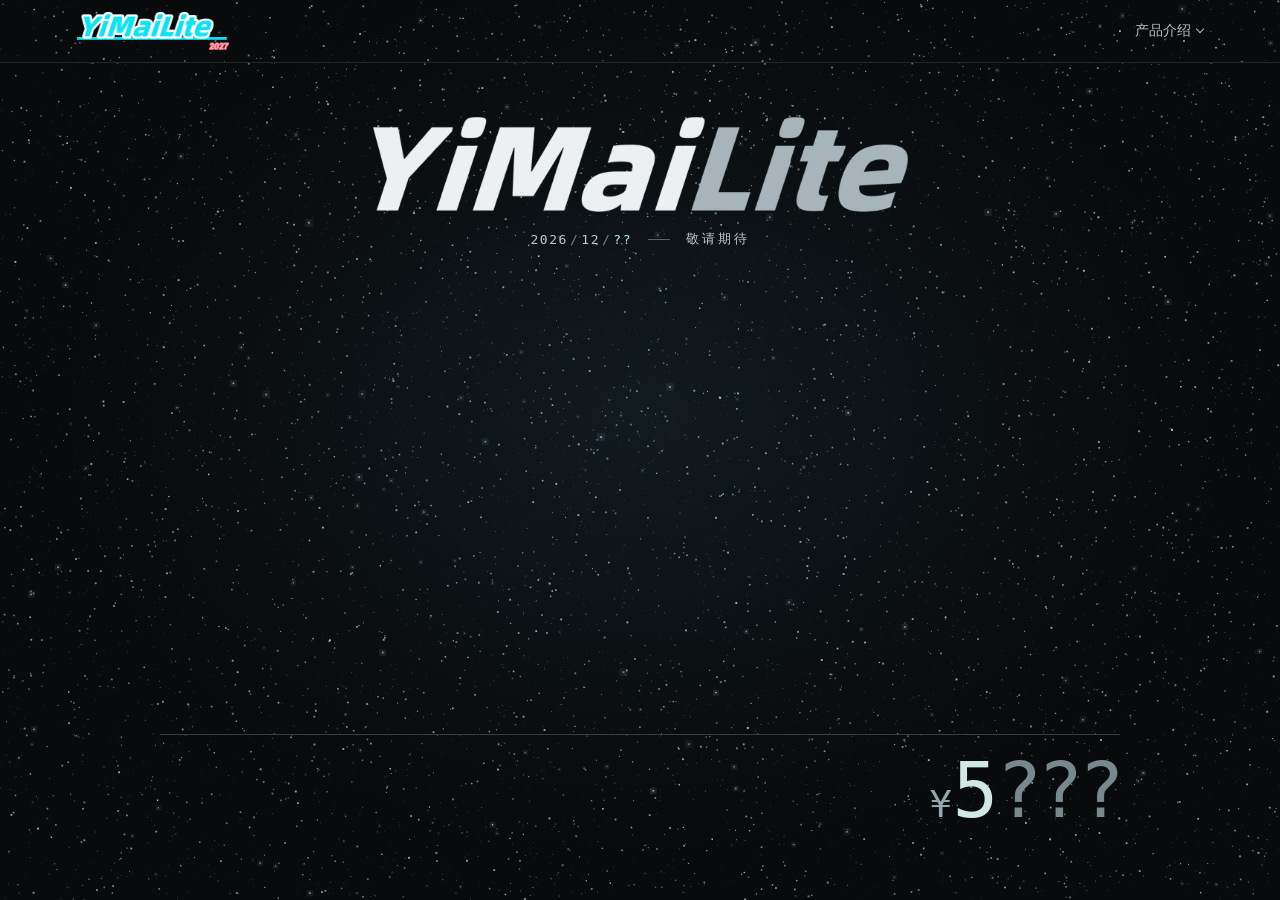
<file: docs/lite.html>
<!doctype html>
<html lang="zh-CN">
<head>
  <meta charset="utf-8">
  <meta name="viewport" content="width=device-width,initial-scale=1">
  <meta name="theme-color" content="#080a0c">
  <meta name="description" content="YiMaiLite 音游手台，2026 年 12 月，敬请期待。">
  <title>YiMaiLite · 敬请期待</title>
  <link rel="icon" href="assets/brand-icon.png">
  <link rel="stylesheet" href="lite.css?v=6">
  <link rel="stylesheet" href="product-menu.css">
  <script defer src="product-menu.js"></script>
  <script defer src="lite.js?v=3"></script>
</head>
<body>
<canvas id="starfield" aria-hidden="true"></canvas>
<header>
  <nav aria-label="主导航">
    <a class="brand" href="./" aria-label="返回 YiMaiPlay 官网"><img src="assets/yimailite-wordmark.webp" alt="YiMaiLite 2027" width="1568" height="397"></a>
    <details class="product-menu">
      <summary>产品介绍</summary>
      <div class="product-links"><a href="./">YiMaiPlay</a><a href="lite.html" aria-current="page">YiMaiLite</a></div>
    </details>
  </nav>
</header>
<main>
  <div class="intro">
    <h1><img src="assets/yimailite-title.webp" alt="YiMaiLite" width="1440" height="256"></h1>
    <p class="release"><time datetime="2026-12">2026<span>/</span>12<span>/</span><b>??</b></time><i aria-hidden="true"></i>敬请期待</p>
  </div>
  <figure class="silhouette" role="img" aria-label="微光颗粒聚成正对玩家的手台轮廓，上方露出副屏，下方保留环形按键">
    <img src="assets/lite-silhouette.webp" alt="" width="790" height="744">
  </figure>
  <div class="price-strip">
    <div class="price" role="img" aria-label="价格待揭晓"><span class="yen">¥</span><b id="price-digit">5</b><span class="unknown">???</span></div>
  </div>
</main>
</body>
</html>
</file>
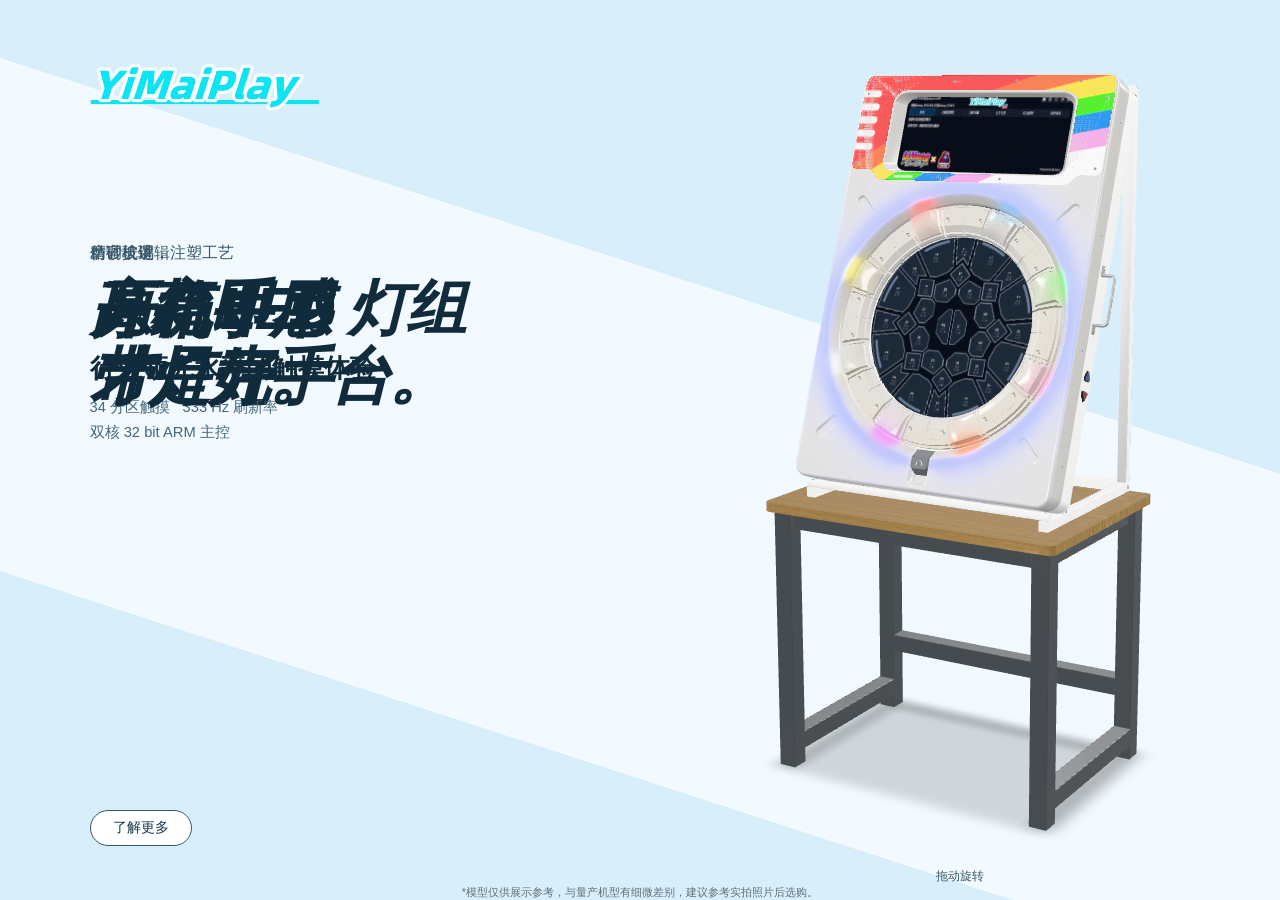
<file: docs/forum/yimaiplay-banner.html>
<!doctype html>
<html lang="zh-CN">
<head>
  <meta charset="utf-8">
  <meta name="viewport" content="width=device-width,initial-scale=1">
  <meta name="theme-color" content="#e5f4fc">
  <title>YiMaiPlay 音乐游戏控制器</title>
  <style>
    :root { color-scheme: light; font-family: Inter, Arial, "PingFang SC", "Microsoft YaHei", sans-serif; background: #e5f4fc; color: #102b3c; }
    * { box-sizing: border-box; }
    html, body { width: 100%; height: 100%; margin: 0; overflow: hidden; }
    [hidden] { display: none !important; }
    h1, h2, p { margin: 0; }
    .banner {
      --layout-release: forum-inline-1;
      --forum-hint-space: 34px;
      position: relative;
      width: 100%;
      height: 100%;
      overflow: hidden;
      container-type: size;
      isolation: isolate;
      background: #e5f4fc;
    }
    .banner::before { content: ""; position: absolute; inset: 0; z-index: -1; background: linear-gradient(18deg, #d8effb 0 25%, #f2faff 25% 64%, #d8effb 64%); }
    .logo { position: absolute; left: 7%; top: 7%; width: clamp(100px, 18cqw, 260px); height: auto; max-height: 20%; object-fit: contain; object-position: left; }
    .copy { position: absolute; left: max(50px, 7%); right: 50%; top: 27%; display: grid; pointer-events: none; }
    .copy-frame { grid-area: 1 / 1; align-self: start; min-width: 0; visibility: hidden; opacity: 0; }
    .copy-frame:first-child { visibility: visible; opacity: 1; }
    .eyebrow { font-size: clamp(11px, 1.25cqw, 18px); margin-bottom: 1.4cqh; color: #365568; }
    .copy h1, .copy h2 { font-size: clamp(18px, min(5.5cqw, 13cqh), 62px); font-weight: 900; font-style: italic; line-height: 1.08; letter-spacing: -.035em; }
    .copy h1 span, .copy h2 span { display: block; }
    .copy .lamp { font-size: clamp(16px, min(4.8cqw, 13cqh), 60px); }
    .description { font-size: clamp(12px, 2cqw, 28px); font-weight: 650; line-height: 1.3; margin-top: 1.2cqh; }
    .description span { display: inline-block; }
    .spec { display: flex; flex-wrap: wrap; column-gap: .85em; font-size: clamp(10px, 1.15cqw, 16px); color: #436779; line-height: 1.25; margin-top: 1.4cqh; }
    .stage { position: absolute; left: 50%; top: 0; width: 50%; height: 100%; pointer-events: none; }
    .photo, model-viewer {
      position: absolute;
      inset: 0 0 auto;
      width: 100%;
      height: calc(100% - var(--forum-hint-space));
      object-fit: contain;
      visibility: hidden;
      pointer-events: none;
    }
    .photo { display: block; object-position: center; }
    model-viewer { display: block; outline: none; --poster-color: transparent; touch-action: none; user-select: none; cursor: grab; }
    model-viewer:active { cursor: grabbing; }
    model-viewer::part(default-ar-button) { display: none; }
    .turntable-host { position: absolute; inset: 0; visibility: hidden; }
    [data-visual="photo"] .photo { visibility: visible; }
    [data-visual="model"] model-viewer { visibility: visible; pointer-events: auto; }
    [data-visual="turntable"] .turntable-host { visibility: visible; }
    .hint { position: absolute; left: 0; right: 0; bottom: 9px; color: #34576a; text-align: center; font-size: 12px; }
    .preview-cta { position: absolute; left: 7%; bottom: 6%; padding: 8px 22px; border: 1px solid #34576a; border-radius: 24px; color: #12374c; background: #fff; text-decoration: none; font-size: 14px; }
    .preview-cta:focus-visible { outline: 3px solid #00cfe7; outline-offset: 4px; }
    @keyframes copy-cycle {
      0%, 30%, 100% { opacity: 1; visibility: visible; transform: none; }
      33.333%, 96.667% { opacity: 0; visibility: hidden; transform: translateY(4px); }
    }
    @media (prefers-reduced-motion: no-preference) {
      .copy-frame { animation: copy-cycle 13.5s ease-in-out infinite both; }
      .copy-frame:nth-child(2) { animation-delay: -9s; }
      .copy-frame:nth-child(3) { animation-delay: -4.5s; }
    }
    .paused .copy-frame, .interacting .copy-frame { animation-play-state: paused; }
    @media (max-width: 700px) {
      .banner { --forum-hint-space: 28px; }
      .logo { left: 5%; top: 6%; width: 29%; }
      .copy { top: 26%; }
      .eyebrow { font-size: 11px; margin-bottom: 4px; }
      .copy h1, .copy h2 { font-size: clamp(17px, 5.8cqw, 30px); }
      .copy .lamp { font-size: clamp(16px, 4.9cqw, 28px); white-space: nowrap; }
      .description { font-size: 12px; }
      .spec { margin-top: 4px; }
      .hint { font-size: 10px; bottom: 8px; }
      .preview-cta { left: 50px; bottom: 6%; padding: 6px 14px; font-size: 12px; }
    }
    .model-note { position: absolute; inset: auto 0 1px; color: #626f77; font: 400 clamp(8px, 2.65cqw, 11px)/1.2 sans-serif; text-align: center; white-space: nowrap; pointer-events: none; }
.hint { bottom: 15px; }
.banner { --forum-hint-space: 38px; }
@media (max-width:700px) { .banner { --forum-hint-space: 32px; } }
  </style>
</head>
<body>
  <main class="banner paused" id="banner" data-visual="photo" style="visibility:hidden;opacity:0" aria-hidden="true" aria-label="YiMaiPlay 控制器产品展示">
    <img class="logo" id="logo" src="../assets/wordmark.webp?v=20261119-4" width="900" height="187" alt="YiMaiPlay">
    <div class="copy">
      <div class="copy-frame">
        <p class="eyebrow">磨砂玻璃，注塑工艺</p>
        <h1>原机手感<span>带灯壳。</span></h1>
      </div>
      <div class="copy-frame">
        <p class="eyebrow">仿官机逻辑</p>
        <h2 class="lamp">高亮 LED 灯组</h2>
        <p class="description">行业领先水平的<span>触摸体验</span></p>
        <p class="spec"><span>34 分区触摸</span><span>333 Hz 刷新率</span></p>
      </div>
      <div class="copy-frame">
        <p class="eyebrow">精调按键，</p>
        <h2>开箱即用<span>才是好手台。</span></h2>
        <p class="spec">双核 32 bit ARM 主控</p>
      </div>
    </div>
    <div class="stage" id="stage">
      <img class="photo" id="photo" src="../assets/cabinet.webp?v=20261119-4" width="890" height="1110" alt="YiMaiPlay 控制器与桌架">
      <model-viewer id="model" camera-controls disable-pan disable-tap disable-zoom touch-action="none"
        alt="YiMaiPlay 控制器，拖动旋转" camera-target="0m 0.925m 0m" camera-orbit="30deg 78deg 105%"
        min-camera-orbit="auto 20deg 45%" max-camera-orbit="auto 100deg 250%"
        field-of-view="30deg" min-field-of-view="30deg" max-field-of-view="30deg"
        shadow-intensity="0.8" shadow-softness="0.85" exposure="1.1" environment-image="neutral"
        interaction-prompt="none" loading="eager" tabindex="-1"><span slot="progress-bar"></span></model-viewer>
      <div class="turntable-host" id="turntable-host"></div>
      <p class="hint" id="hint" hidden>拖动旋转</p>
    </div>
    <p class="model-note">*模型仅供展示参考，与量产机型有细微差别，建议参考实拍照片后选购。</p>
    <a class="preview-cta" id="preview-cta" href="https://yimaiplay.akiacg.com/" hidden>了解更多</a>
  </main>
  <script>
  (() => {
    'use strict';
    const release = 'forum-inline-1';
    const forumOrigin = 'https://forum.akiacg.com';
    const embedded = window.parent !== window;
    const legacyPlacement = new URLSearchParams(location.search).get('placement') === 'forum-slider';
    const banner = document.getElementById('banner');
    const stage = document.getElementById('stage');
    const logo = document.getElementById('logo');
    const model = document.getElementById('model');
    const host = document.getElementById('turntable-host');
    const hint = document.getElementById('hint');
    const motion = matchMedia('(prefers-reduced-motion: reduce)');
    let ready = false;
    let parentPaused = embedded;
    let inViewport = true;
    let pageInactive = false;
    let interacting = false;
    let modelReady = false;
    let turntable = null;
    let turntablePending = null;
    let turntableGeneration = 0;
    let resizeFrame = null;
    let assetsStarted = false;

    function postState() {
      if (!embedded) return;
      const channel = legacyPlacement ? 'yimaiplay:ad-' : 'yimaiplay:banner-';
      window.parent.postMessage({ type: channel + (ready ? 'ready' : 'error'), release }, forumOrigin);
    }
    function updatePlayback() {
      const paused = !ready || parentPaused || document.hidden || !inViewport || pageInactive || motion.matches;
      banner.classList.toggle('paused', paused);
      banner.classList.toggle('interacting', interacting);
      model.autoRotate = modelReady && !paused && !interacting;
    }
    function onInteraction(active) {
      interacting = active;
      updatePlayback();
    }
    function chooseVisual(visual) {
      banner.dataset.visual = visual;
      model.tabIndex = visual === 'model' ? 0 : -1;
      model.setAttribute('aria-hidden', String(visual !== 'model'));
      document.getElementById('photo').setAttribute('aria-hidden', String(visual !== 'photo'));
      host.inert = visual !== 'turntable';
      hint.hidden = visual === 'photo';
    }
    function checkLayout() {
      const frame = banner.getBoundingClientRect();
      const product = stage.getBoundingClientRect();
      const wordmark = logo.getBoundingClientRect();
      const style = getComputedStyle(banner);
      const alpha = style.backgroundColor.match(/(?:^rgba\([^)]*,|\/)\s*([\d.]+)(%)?\s*\)$/);
      const opaqueBackground = style.backgroundColor !== 'transparent' &&
        (!alpha || Number(alpha[1]) >= (alpha[2] ? 100 : 1));
      const valid = style.getPropertyValue('--layout-release').trim() === release &&
        style.position === 'relative' && opaqueBackground &&
        frame.width > 0 && frame.height > 0 &&
        Math.abs(frame.width - innerWidth) < 2 && Math.abs(frame.height - innerHeight) < 2 &&
        Math.abs(product.width - frame.width / 2) < 2 && Math.abs(product.height - frame.height) < 2 &&
        Math.abs(product.left - frame.width / 2) < 2 && Math.abs(product.top) < 2 &&
        wordmark.width > 0 && wordmark.width <= Math.min(frame.width * .35, 270) &&
        wordmark.height > 0 && wordmark.height <= frame.height * .22;
      const changed = ready !== valid;
      ready = valid;
      banner.style.visibility = valid ? 'visible' : 'hidden';
      banner.style.opacity = valid ? '1' : '0';
      banner.setAttribute('aria-hidden', String(!valid));
      updatePlayback();
      if (changed || !valid) postState();
      if (valid && !assetsStarted) { assetsStarted = true; loadModel(); }
      return valid;
    }
    async function showTurntable() {
      if (modelReady || turntable || turntablePending) return;
      const generation = turntableGeneration;
      const task = (async () => {
        const { mountTurntable } = await import('../ad/forum-turntable.js?v=20261119-4');
        if (modelReady || generation !== turntableGeneration) return;
        const result = await mountTurntable(host, new URL('../ad/forum-turntable.webp?v=20261122-1', location.href), { onInteraction });
        if (modelReady || generation !== turntableGeneration) { result.destroy(); return; }
        turntable = result;
        chooseVisual('turntable');
      })();
      turntablePending = task;
      try { await task; } catch { /* The supplied photograph stays visible. */ }
      finally { if (turntablePending === task) turntablePending = null; }
    }
    function hasWebGL() {
      try {
        const context = document.createElement('canvas').getContext('webgl2');
        if (!context) return false;
        context.getExtension('WEBGL_lose_context')?.loseContext();
        return true;
      } catch { return false; }
    }
    async function loadModel() {
      if (!hasWebGL()) { showTurntable(); return; }
      const fallbackTimer = setTimeout(showTurntable, 6000);
      model.addEventListener('load', () => {
        clearTimeout(fallbackTimer);
        modelReady = true;
        turntableGeneration += 1;
        turntablePending = null;
        turntable?.destroy();
        turntable = null;
        interacting = false;
        model.autoRotateDelay = 2000;
        model.rotationPerSecond = '5deg';
        chooseVisual('model');
        updatePlayback();
      });
      model.addEventListener('error', () => {
        modelReady = false;
        chooseVisual(turntable ? 'turntable' : 'photo');
        updatePlayback();
        showTurntable();
      });
      try {
        await import('../model/vendor/model-viewer.min.js?v=20261119-4');
        model.src = new URL('../model/yimaiplay.glb?v=20261122-1', location.href).href;
      } catch { clearTimeout(fallbackTimer); showTurntable(); }
    }
    const pointers = new Set();
    model.addEventListener('pointerdown', event => { pointers.add(event.pointerId); onInteraction(true); });
    function endInteraction(event) {
      if (pointers.delete(event.pointerId) && pointers.size === 0) onInteraction(false);
    }
    window.addEventListener('pointerup', endInteraction);
    window.addEventListener('pointercancel', endInteraction);
    model.addEventListener('lostpointercapture', endInteraction);
    model.addEventListener('dblclick', event => event.preventDefault());
    window.addEventListener('message', event => {
      if (!embedded || event.origin !== forumOrigin || event.source !== window.parent) return;
      if (event.data?.type === 'yimaiplay:ad-status-request') {
        checkLayout();
        postState();
      } else if (event.data?.type === 'yimaiplay:ad-playback' && typeof event.data.paused === 'boolean') {
        parentPaused = event.data.paused;
        updatePlayback();
      }
    });
    motion.addEventListener('change', updatePlayback);
    document.addEventListener('visibilitychange', () => { interacting = false; pointers.clear(); updatePlayback(); });
    window.addEventListener('pagehide', () => { pageInactive = true; updatePlayback(); });
    window.addEventListener('pageshow', () => { pageInactive = false; checkLayout(); updatePlayback(); });
    if ('IntersectionObserver' in window) new IntersectionObserver(entries => {
      inViewport = entries[0].isIntersecting;
      updatePlayback();
    }).observe(banner);
    if ('ResizeObserver' in window) new ResizeObserver(() => {
      cancelAnimationFrame(resizeFrame);
      resizeFrame = requestAnimationFrame(checkLayout);
    }).observe(banner);
    logo.addEventListener('load', checkLayout);
    document.getElementById('preview-cta').hidden = embedded;
    chooseVisual('photo');
    checkLayout();
  })();
  </script>
</body>
</html>
</file>
<file: docs/style.css>
:root {
  color-scheme: light;
  --ink: #152a38;
  --muted: #445e70;
  --line: #cddce3;
  --ice: #ecf5f9;
  --accent: #176077;
  font-family: Inter, "Helvetica Neue", Arial, "PingFang SC", "Microsoft YaHei", "Noto Sans CJK SC", sans-serif;
  color: var(--ink);
}
* { box-sizing: border-box; }
html { scroll-behavior: smooth; scroll-padding-top: 80px; }
body { margin: 0; background: white; line-height: 1.65; }
h1, h2, h3, p, figure, dl, dd { margin: 0; }
a { color: inherit; text-decoration: none; }
button { color: inherit; font: inherit; cursor: pointer; }
img { display: block; max-width: 100%; height: auto; }
a:focus-visible, button:focus-visible, summary:focus-visible { outline: 3px solid #00849c; outline-offset: 4px; }
.skip { position: fixed; top: -80px; z-index: 10; background: white; padding: 12px; }
.skip:focus { top: 6px; }
.wrap { width: min(88%, 1180px); margin-inline: auto; }
header { position: sticky; top: 0; z-index: 5; background: rgba(249, 251, 252, .92); backdrop-filter: blur(16px); border-bottom: 1px solid var(--line); }
.nav-wrap, nav, .actions, .footer-inner, .community { display: flex; align-items: center; }
.nav-wrap { height: 64px; justify-content: space-between; }
.brand img { width: 125px; }
nav { gap: clamp(14px, 3vw, 36px); font-size: 14px; }
nav a:hover, .spec-link:hover, .back-top:hover, .guide-link:hover { text-decoration: underline; text-underline-offset: 4px; }
.hero { overflow: hidden; background: radial-gradient(ellipse at 76% 53%, #d5e9ee, transparent 54%), linear-gradient(120deg, #fcfbf9 24%, #f2f6f7 75%, #e3edf0); }
.hero-inner { min-height: clamp(530px, 43vw, 665px); display: grid; grid-template-columns: 1fr 1fr; align-items: center; position: relative; }
.hero-copy { position: relative; z-index: 1; padding-block: 36px; }
.wordmark { width: min(94%, 460px); }
.hero h2 { font-size: clamp(28px, 4.5vw, 62px); letter-spacing: -.065em; line-height: 1.13; font-weight: 900; font-style: italic; margin-block: 20px; color: #142634; }
.hero h2 span { text-decoration: underline; text-decoration-color: #ff8392; text-decoration-thickness: .08em; text-underline-offset: .1em; }
.hero p { color: var(--muted); margin-top: 26px; }
.cabinet { align-self: end; justify-self: center; width: min(100%, 625px); height: clamp(530px, 43vw, 665px); object-fit: contain; object-position: center bottom; }
.actions { margin-top: 23px; flex-wrap: wrap; gap: 10px 18px; font-size: 14px; }
.buy-link { padding: 10px 20px; border-radius: 24px; background: var(--ink); color: white; font-weight: 650; }
.buy-link:hover { background: #254858; }
.film-link { display: inline-flex; align-items: center; gap: 7px; color: var(--accent); font-weight: 600; }
.hero .presale { margin-top: 12px; font-size: 13px; }
.presale strong { margin-left: 4px; font-variant-numeric: tabular-nums; user-select: all; }
.film-link i { border-block: 5px solid transparent; border-left: 8px solid currentColor; }
.spec-link, .guide-link { color: var(--accent); font-weight: 600; }
.metrics { background: #252725; color: #faf8ef; }
.metric-grid {
  display: grid;
  grid-template-columns: repeat(3, minmax(0, 1fr));
  width: min(88%, 1296px);
  padding-block: 28px;
}
.metric-grid > div { display: flex; align-items: baseline; gap: 18px; }
.metric-grid > div + div { padding-left: 12%; border-left: 1px solid #54554c; }
.metric-grid dd {
  order: -1;
  font-size: clamp(32px, 3.5vw, 56px);
  font-weight: 700;
  font-style: italic;
  line-height: 1.12;
  letter-spacing: -.06em;
  white-space: nowrap;
}
.metric-grid dt { color: #d1d2c6; font-size: 13px; white-space: nowrap; }
.metric-grid small { color: #ff9566; font-size: .46em; letter-spacing: -.03em; }
@media (max-width: 940px) {
  .metric-grid > div { flex-direction: column; gap: 4px; }
}
.section { padding-block: clamp(50px, 6.2vw, 90px); }
.section h2 { font-size: clamp(32px, 3.3vw, 50px); line-height: 1.25; letter-spacing: -.045em; }
.section p { line-height: 1.85; color: var(--muted); }
.section h2 + p, .section p + p { margin-top: 14px; }
.lighting, .structure, .software { display: grid; align-items: center; grid-template-columns: 1fr 1fr; gap: clamp(30px, 7vw, 100px); }
.light-photo { position: relative; background: #25323d; border-radius: 8px; overflow: hidden; display: grid; place-items: center; }
.light-photo img { height: clamp(350px, 33vw, 465px); width: 100%; object-fit: contain; }
.light-photo figcaption { position: absolute; left: 16px; bottom: 13px; padding: 2px 9px; background: #142431e6; color: white; font-size: 12px; border-radius: 3px; }
.bright .light-photo { background: #dae4e9; }
.switcher { margin-top: 24px; display: inline-flex; gap: 3px; padding: 3px; background: #eaf1f5; border-radius: 24px; }
.switcher button { background: transparent; border: 0; padding: 7px 15px; border-radius: 22px; font-size: 14px; }
.switcher button[aria-pressed=true] { color: white; background: #284858; }
.detail-section, .spec-section { background: #f2f7fa; }
.detail-grid { display: grid; grid-template-columns: repeat(3, 1fr); gap: clamp(20px, 3vw, 40px); margin-top: 32px; }
.detail-grid img { width: 100%; aspect-ratio: 1.55; object-fit: cover; border-radius: 6px; }
.detail-grid h3 { margin: 15px 0 6px; font-size: 22px; }
.detail-grid p { font-size: 15px; }
.structure img, .software img { justify-self: center; height: clamp(330px, 31vw, 425px); width: auto; object-fit: contain; }
.software { border-top: 1px solid var(--line); }
.spec-grid { display: grid; grid-template-columns: .85fr 1.15fr; align-items: start; gap: 8%; }
.dimensions img { width: min(100%, 475px); height: auto; mix-blend-mode: multiply; margin: 24px auto 12px; }
.dimensions figcaption { text-align: center; color: var(--muted); font-size: 14px; }
.dimensions strong { display: block; color: var(--ink); font-size: clamp(18px, 1.65vw, 25px); }
.spec-list { border-top: 1px solid #adbec8; }
.spec-list details { border-bottom: 1px solid #adbec8; }
.spec-list summary { display: flex; justify-content: space-between; gap: 12px; align-items: center; list-style: none; font-weight: 650; font-size: 19px; padding: 17px 0; cursor: pointer; }
.spec-list summary::-webkit-details-marker { display: none; }
.spec-list summary::after { content: '+'; color: var(--accent); }
.spec-list details[open] > summary::after { content: '−'; }
.spec-list dl { display: grid; grid-template-columns: minmax(96px, 30%) 1fr; font-size: 15px; }
.spec-list dt, .spec-list dd { padding-block: 8px; border-top: 1px solid #dbe5ea; }
.spec-list dd { padding-left: 12px; }
.spec-list dt { color: var(--muted); }
.spec-list details p { font-size: 15px; margin: 0 0 14px; }
.spec-list details dl { margin-bottom: 14px; }
.guide-link { display: inline-block; margin-top: 19px; }
.acknowledgements { max-width: 850px; }
.acknowledgements h2 { margin-bottom: 22px; }
.acknowledgements strong { color: var(--ink); }
footer { border-top: 1px solid var(--line); background: #eaf2f6; }
.footer-inner { flex-wrap: wrap; gap: 18px; justify-content: space-between; padding-block: 27px 20px; }
.workshops { width: 155px; }
.back-top { font-size: 14px; }
.community { border-top: 1px solid var(--line); width: 100%; justify-content: center; gap: 12px; padding-top: 16px; font-size: 13px; color: #2e4456; }
.community img { width: auto; height: 32px; max-width: 160px; object-fit: contain; }
dialog { border: 0; border-radius: 12px; padding: 0; width: min(560px, 92vw, 82vh); background: #192027; color: white; }
dialog::backdrop { background: #0e1921d9; }
.film-bar { display: flex; justify-content: space-between; align-items: center; padding: 10px 16px; }
.film-bar h2 { font-size: 16px; }
.film-bar button { border: 0; border-radius: 50%; width: 34px; height: 34px; background: #32434f; color: white; font-size: 20px; }
video { width: 100%; display: block; aspect-ratio: 1; }
.watching { overflow: hidden; }
@media (max-width: 700px) {
  html { scroll-padding-top: 65px; }
  .wrap { width: 90%; }
  .nav-wrap { height: 54px; }
  .brand img { width: 90px; }
  nav { gap: 12px; font-size: 12px; }
  .hero-inner { grid-template-columns: 1fr; }
  .hero-copy { padding: 30px 0 0; }
  .wordmark { width: min(80%, 315px); }
  .hero h2 { font-size: clamp(24px, 8vw, 44px); margin: 14px 0; }
  .hero p { font-size: 14px; margin-top: 10px; }
  .actions { margin-top: 15px; }
  .cabinet { width: 100%; height: clamp(350px, 100vw, 490px); margin-top: 16px; }
  .metric-grid { width: 90%; padding-block: 20px; }
  .metric-grid dt { font-size: 11px; }
  .lighting, .structure, .software, .spec-grid, .detail-grid { grid-template-columns: 1fr; gap: 26px; }
  .lighting-copy, .structure > div { grid-row: 1; }
  .light-photo img { height: 340px; }
  .detail-grid { margin-top: 24px; }
  .structure img, .software img { height: 340px; }
  .dimensions img { max-width: 335px; max-height: 450px; object-fit: contain; }
  .spec-list summary { font-size: 17px; }
  .workshops { width: 130px; }
}
@media (prefers-reduced-motion: reduce) {
  html { scroll-behavior: auto; }
}

.light-photo img { grid-area: 1 / 1; }
.light-overlay { opacity: 0; pointer-events: none; }
.bright .light-overlay { opacity: 1; }

@keyframes detail-appears {
  from { opacity: .35; transform: translateY(15px); }
  to { opacity: 1; transform: none; }
}
@keyframes ink-line {
  from { transform: scaleX(0); }
  to { transform: scaleX(1); }
}
@media (prefers-reduced-motion: no-preference) {
  .hero h2 span { position: relative; text-decoration: none; }
  .hero h2 span::after {
    content: '';
    position: absolute;
    left: 0;
    right: 0;
    bottom: -.045em;
    height: .08em;
    background: #ff8392;
    transform-origin: left;
    animation: ink-line 450ms 200ms cubic-bezier(.2,.75,.3,1) backwards;
  }
  .in-view { animation: detail-appears 520ms cubic-bezier(.2,.75,.3,1) backwards; }
  .light-overlay { transition: opacity 340ms ease-in-out; }
  .light-photo { transition: background-color 340ms ease-in-out; }
  .switcher button { transition: color 180ms, background-color 180ms; }

}

.structure-product { container-type: inline-size; width: 100%; min-width: 0; padding: 0; }
.product-stage { background: radial-gradient(ellipse at 50% 30%, #fff, #f4f5f4 65%, #e9edec); border-radius: 6px; position: relative; isolation: isolate; height: clamp(350px, 34vw, 480px); --forum-hint-space: 0px; }
.product-stage::before { content: ''; position: absolute; z-index: -1; left: 10%; right: 10%; bottom: 4%; height: 7%; border-radius: 50%; background: radial-gradient(ellipse, #5b696a24, transparent 69%); }
.product-stage .structure-photo, .product-stage model-viewer { position: absolute; inset: 0; width: 100%; height: 100%; object-fit: contain; }
.product-stage model-viewer { opacity: 0; pointer-events: none; --poster-color: transparent; touch-action: pan-y; cursor: grab; }
.product-stage model-viewer:active { cursor: grabbing; }
.product-stage[data-view] .structure-photo { visibility: hidden; }
.product-stage[data-view="model"] model-viewer { opacity: 1; pointer-events: auto; }
.structure-product figcaption { text-align: center; display: grid; justify-items: center; gap: 8px; }
.structure-product small { color: #65706f; font-size: clamp(8px, 2.9cqw, 11px); line-height: 1.4; white-space: nowrap; }
.rotation-hint { display: inline-flex; align-items: center; gap: 7px; font-size: 12px; color: #43504e; letter-spacing: .04em; }
.rotation-hint[hidden] { visibility: hidden; }
.rotation-hint > span { font: 23px/1 Arial, sans-serif; }
@media (prefers-reduced-motion: no-preference) { .product-stage model-viewer { transition: opacity .35s ease; } }

.structure-product figcaption { padding-top: 10px; }
@media (max-width: 700px) { .product-stage { height: clamp(320px, 92vw, 440px); } }

/* Lighting and materials share the same photographic sequence on the homepage. */
.lighting-band {
  background: radial-gradient(ellipse at 25% 55%, #283343, transparent 62%), linear-gradient(#252725, #11151b 38%, #101318);
  color: #f4f6f7;
}
.lighting { padding-block: clamp(60px, 9vw, 138px); }
.lighting h2, .detail-section h2, .structure h2, .software h2 {
  font-size: clamp(35px, 4.3vw, 65px);
  line-height: 1.1;
  letter-spacing: -.055em;
  text-wrap: balance;
}
.lighting-copy p { color: #c3ccd4; max-width: 34em; }
.light-photo { border-radius: 18px; background: #15191f; isolation: isolate; }
.light-photo img { height: clamp(350px, 39vw, 560px); transform: scale(var(--light-scale, 1)); }
.light-photo figcaption { border-radius: 12px; left: 18px; bottom: 16px; }
.switcher { background: #30363e; }
.switcher button[aria-pressed=true] { background: #e9eff3; color: #17232c; }
.detail-section { background: #f6f6f3; }
.detail-section > .section { padding-block: clamp(60px, 8vw, 118px); }
.detail-section h2 { margin-bottom: clamp(28px, 4vw, 62px); }
.detail-story { --stage-height: clamp(240px, 52svh, 580px); }
.detail-stage { display: none; }
.detail-grid h3 { line-height: 1.22; letter-spacing: -.045em; }
.detail-grid img, .product-stage { border-radius: 14px; }
.structure, .software { padding-block: clamp(64px, 8vw, 120px); }

.detail-story.is-scrolling { display: grid; grid-template-columns: minmax(0, 1.4fr) minmax(0, 1fr); gap: clamp(32px, 6vw, 96px); }
.is-scrolling .detail-stage {
  display: grid;
  position: sticky;
  align-self: start;
  top: calc(50svh + 32px - var(--stage-height) / 2);
  height: var(--stage-height);
  border-radius: 18px;
  overflow: hidden;
  isolation: isolate;
  background: #cdd1cc;
}
.detail-stage img { grid-area: 1 / 1; width: 100%; height: 100%; min-height: 0; object-fit: cover; }
.is-scrolling .detail-grid { display: block; margin: 0; }
.is-scrolling article { min-height: var(--stage-height); display: flex; flex-direction: column; justify-content: center; align-items: start; }
.is-scrolling article img { display: none; }
.is-scrolling article h3 { font-size: clamp(28px, 3vw, 46px); margin: 0 0 14px; }
.is-scrolling article p { max-width: 27em; font-size: clamp(15px, 1.25vw, 18px); }

@media (max-width: 700px) {
  .detail-story.is-scrolling { --stage-height: min(31svh, 65vw); display: block; }
  .is-scrolling .detail-stage { top: 55px; z-index: 1; border-radius: 0 0 12px 12px; }
  .is-scrolling article { min-height: 49svh; }
  .is-scrolling article:last-child { min-height: 40svh; }
  .light-photo img { height: clamp(340px, 95vw, 480px); }
}

@keyframes hero-copy-in {
  from { opacity: 0; transform: translateY(24px); }
  to { opacity: 1; transform: translateY(0); }
}
@media (prefers-reduced-motion: no-preference) {
  .intro-sequence { isolation: isolate; }
  .intro-sequence .metrics, .intro-sequence .lighting-band { position: relative; z-index: 1; }
  .hero-copy h1, .hero-copy h2, .hero-copy > p, .hero-copy .actions {
    animation: hero-copy-in .74s cubic-bezier(.16,.8,.28,1) backwards;
  }
  .hero-copy h2 { animation-delay: .1s; }
  .hero-copy > p, .hero-copy .actions { animation-delay: .18s; }
}

/* The product photographs carry the opening, with warm highlights from the cabinet. */
header { background: #141516f5; border-color: #343537; color: #f2f1ee; --menu-bg: #252627; --menu-hover: #37393b; --menu-border: #424446; }
.nav-buy { color: #151616; background: #f4f3ef; border-radius: 100px; padding: 5px 16px; font-weight: 650; }
nav .nav-buy:hover { background: white; text-decoration: none; }
.hero {
  background: radial-gradient(ellipse at 74% 57%, #403a35, #232323 34%, #141516 69%);
  color: #f6f3ef;
}
.hero-inner { column-gap: 4%; min-height: clamp(590px, 76svh, 820px); }
.hero-copy { padding-block: 56px; container-type: inline-size; }
.hero .wordmark { width: min(82%, 365px); }
.hero h2 {
  margin-block: 28px 24px; color: #f7f5f1; font-size: clamp(25px, 10.15cqi, 61px);
  font-weight: 750; font-style: normal; line-height: 1.12; letter-spacing: -.055em;
}
.hero h2 span { color: #edbd9b; text-decoration: none; }
.hero h2 span::after { display: none; }
.hero p, .hero .presale { color: #c1c0be; }
.hero .buy-link { background: #f6f4ef; color: #171819; }
.hero .film-link, .hero .spec-link { color: #eee6dd; }
.hero .buy-link:hover { background: white; }
.cabinet-view {
  position: relative; isolation: isolate; min-width: 0; align-self: center;
  margin-block: 18px; padding-bottom: 51px; display: grid; justify-items: center;
}
.cabinet-window { width: 100%; overflow: hidden; border-radius: 20px; }
.cabinet-view .cabinet {
  width: 100%; height: clamp(420px, 60svh, 640px); object-fit: contain; object-position: center;
  margin: 0; transform: translate(var(--shot-x, 0%), var(--shot-y, 0%)) scale(var(--shot-scale, 1));
}
.cabinet-view[data-view=ring] { --shot-scale: 1.85; --shot-x: -8%; --shot-y: -12%; }
.cabinet-view[data-view=screen] { --shot-scale: 2.35; --shot-x: 10%; --shot-y: 76%; }
.cabinet-views { position: absolute; z-index: 2; bottom: 0; display: flex; gap: 3px; padding: 4px; border-radius: 100px; background: #242526; border: 1px solid #505052; }
.cabinet-views[hidden] { display: none; }
.cabinet-views button { border: 0; border-radius: 100px; padding: 7px 17px; color: #d0cfcc; background: transparent; font-size: 13px; line-height: 1.4; }
.cabinet-views button[aria-pressed=true] { color: #232324; background: #f3f0eb; }
.cabinet-views button:focus-visible { outline-offset: 2px; }
.metrics { border-top: 1px solid #42403c; background: #222223; }
.metric-grid { padding-block: clamp(24px, 3vw, 45px); }
.metric-grid small { color: #efb793; }
.lighting-band { background: radial-gradient(ellipse at 24% 52%, #292d39, transparent 63%), linear-gradient(#222223, #111215); }
.lighting-copy h2, .detail-section h2, .structure h2, .software h2 { letter-spacing: -.055em; }
.detail-section { background: #f4f3ef; }
.is-scrolling .detail-stage { border-radius: 22px; }
.software { border: 0; margin-bottom: clamp(50px, 8vw, 112px); padding: clamp(32px, 6vw, 86px); border-radius: 28px; background: radial-gradient(ellipse at 73% 45%, #30363c, #181b1d 65%); color: #f5f3ef; }
.software p { color: #ceced0; }
.spec-section { background: #f5f4f1; }
@media (prefers-reduced-motion: no-preference) {
  .cabinet-view .cabinet { transition: transform 700ms cubic-bezier(.2,.72,.2,1); }
}
@media (max-width: 700px) {
  .nav-wrap nav { gap: 12px; }
  .nav-buy { padding-inline: 12px; }
  .hero-inner { min-height: auto; }
  .hero-copy { padding: 36px 0 4px; }
  .hero .wordmark { width: min(62%, 245px); }
  .hero h2 { margin: 16px 0; font-size: clamp(25px, 10.15cqi, 50px); }
  .hero .presale { font-size: 12px; }
  .cabinet-view { margin-block: 16px 24px; }
  .cabinet-view .cabinet { height: clamp(300px, 87vw, 470px); }
  .metric-grid { padding-block: 20px; }
  .software { border-radius: 18px; padding: 34px 22px; }
}
@media (max-width: 370px) {
  .craft-link { display: none; }
}

/* ===== 2026-11-26 polish: natural CJK type, Apple-style motion, calmer mobile ===== */
:root {
  font-family: -apple-system, BlinkMacSystemFont, "SF Pro Text", "Helvetica Neue", "PingFang SC", "Hiragino Sans GB", "Microsoft YaHei", "Noto Sans CJK SC", sans-serif;
  --ease-out: cubic-bezier(.16, 1, .3, 1);
  --ease-soft: cubic-bezier(.32, .72, 0, 1);
  -webkit-font-smoothing: antialiased;
  -moz-osx-font-smoothing: grayscale;
  text-rendering: optimizeLegibility;
}
body { -webkit-tap-highlight-color: transparent; }
main { overflow-x: clip; }
p, dd, figcaption { text-wrap: pretty; }

/* Chinese headlines read cramped with Latin-style negative tracking. */
.hero h2 { letter-spacing: -.02em; font-size: clamp(25px, 9.6cqi, 60px); }
.section h2, .lighting h2, .detail-section h2, .structure h2, .software h2 { letter-spacing: -.012em; }
.detail-grid h3, .is-scrolling article h3 { letter-spacing: -.01em; }
.is-scrolling article h3 { font-size: clamp(26px, 2.55vw, 40px); }

/* Section labels taken from the original product poster. */
main p.eyebrow {
  margin: 0 0 12px; color: #b8683f; font-size: 13px; line-height: 1.4;
  font-weight: 600; letter-spacing: .1em; text-transform: uppercase;
}
.lighting-copy p.eyebrow, .software p.eyebrow { color: #efb793; }
.dimensions .eyebrow + h2 { margin-top: 0; }

/* Frosted header + subtle scroll progress hairline. */
header {
  background: rgba(20, 21, 22, .76);
  -webkit-backdrop-filter: saturate(180%) blur(20px);
  backdrop-filter: saturate(180%) blur(20px);
  border-bottom-color: rgba(255, 255, 255, .08);
}
header nav a { transition: color .25s ease, background-color .25s ease, transform .25s var(--ease-out); }
header nav a.is-active { color: #f4cfb0; }
.scroll-progress {
  position: absolute; left: 0; right: 0; bottom: -1px; height: 2px;
  background: linear-gradient(90deg, #e7a97e 0%, #f7d8bd 65%, #ff9ea9 100%);
  transform-origin: left center; transform: scaleX(var(--scroll-progress, 0));
  opacity: var(--progress-vis, 0); transition: opacity .35s ease;
  pointer-events: none;
}

/* Hero: the photo stays completely steady while scrolling; ambient glow follows clicked view. */
.cabinet-view::before {
  content: ''; position: absolute; z-index: -1; inset: 4% 2% 14%;
  border-radius: 50%;
  background: radial-gradient(closest-side, rgba(237, 189, 155, .28), rgba(237, 189, 155, .08) 56%, transparent 78%);
  transition: transform .8s var(--ease-soft), opacity .6s ease, filter .7s ease;
  pointer-events: none;
}
.cabinet-view[data-view="ring"]::before {
  background: radial-gradient(closest-side, rgba(122, 152, 255, .30), rgba(237, 189, 155, .12) 55%, transparent 78%);
  transform: scale(1.06) translateY(3%);
}
.cabinet-view[data-view="screen"]::before {
  background: radial-gradient(closest-side, rgba(255, 146, 134, .26), rgba(92, 206, 232, .14) 52%, transparent 78%);
  transform: scale(1.04) translateY(-8%);
}
.cabinet-window {
  position: relative;
  border-radius: 22px;
  box-shadow: inset 0 0 0 1px rgba(255, 255, 255, 0);
  transition: box-shadow .55s var(--ease-soft);
}
.cabinet-window::after {
  content: ''; position: absolute; inset: 0; border-radius: inherit; pointer-events: none;
  background: radial-gradient(ellipse at center, transparent 58%, rgba(16, 17, 18, .42) 100%);
  opacity: 0; transition: opacity .55s var(--ease-soft);
}
.cabinet-view[data-view="ring"] .cabinet-window,
.cabinet-view[data-view="screen"] .cabinet-window {
  box-shadow: inset 0 0 0 1px rgba(255, 255, 255, .09);
}
.cabinet-view[data-view="ring"] .cabinet-window::after,
.cabinet-view[data-view="screen"] .cabinet-window::after { opacity: 1; }
.cabinet-views {
  background: rgba(34, 35, 37, .76);
  -webkit-backdrop-filter: saturate(160%) blur(18px);
  backdrop-filter: saturate(160%) blur(18px);
  border-color: rgba(255, 255, 255, .13);
  box-shadow: 0 14px 34px rgba(0, 0, 0, .38), inset 0 1px 0 rgba(255, 255, 255, .09);
}
.hero h2 span {
  color: #edbd9b;
  background: linear-gradient(100deg, #f2c9a8 0%, #e8a882 38%, #fff1e4 50%, #e8a882 62%, #f2c9a8 100%) 100% 0 / 260% 100%;
  -webkit-background-clip: text; background-clip: text; -webkit-text-fill-color: transparent;
}
.hero .buy-link {
  position: relative; overflow: hidden;
  box-shadow: 0 8px 24px rgba(0, 0, 0, .28), inset 0 1px 0 rgba(255, 255, 255, .9);
}
.hero .buy-link::after {
  content: ''; position: absolute; inset: 0;
  background: linear-gradient(110deg, transparent 25%, rgba(255, 255, 255, .65) 50%, transparent 75%);
  transform: translateX(-120%); transition: transform .75s var(--ease-soft);
  pointer-events: none;
}
@media (hover: hover) {
  .hero .buy-link:hover::after { transform: translateX(120%); }
}
.copy-qq {
  margin-left: 8px; padding: 2px 10px; border-radius: 100px;
  border: 1px solid rgba(255, 255, 255, .16); background: rgba(255, 255, 255, .07);
  color: #e6e4e0; font-size: 11px; line-height: 1.5; vertical-align: 1px;
  transition: background-color .22s, border-color .22s, color .22s, transform .2s var(--ease-out);
}
.copy-qq:hover { background: rgba(255, 255, 255, .14); border-color: rgba(255, 255, 255, .28); }
.copy-qq:active { transform: scale(.93); }
.copy-qq.copied { background: rgba(237, 189, 155, .22); border-color: rgba(237, 189, 155, .52); color: #f6d5b8; }

/* Segmented controls with a sliding pill. */
.switcher {
  position: relative; isolation: isolate;
  background: rgba(255, 255, 255, .09);
  border: 1px solid rgba(255, 255, 255, .10);
  box-shadow: inset 0 1px 0 rgba(255, 255, 255, .06);
}
.cabinet-views { isolation: isolate; }
.has-pill::before {
  content: ''; position: absolute; z-index: -1; left: 0; top: var(--pill-inset, 3px); bottom: var(--pill-inset, 3px);
  width: var(--pill-w, 0px); transform: translateX(var(--pill-x, 0px)); border-radius: 100px;
  background: var(--pill-bg, #e9eff3); box-shadow: 0 1px 2px rgba(0, 0, 0, .18), 0 4px 12px rgba(0, 0, 0, .16);
  transition: transform .5s var(--ease-soft), width .5s var(--ease-soft);
}
.has-pill.pill-instant::before { transition: none; }
.has-pill button[aria-pressed=true] { background: transparent; }
.cabinet-views.has-pill { --pill-inset: 4px; --pill-bg: #f3f0eb; }
.switcher.has-pill { --pill-bg: #f3f0eb; }
.cabinet-views button, .switcher button { position: relative; transition: color .35s var(--ease-soft), transform .25s var(--ease-out); }

/* Tactile press feedback. */
.buy-link, .nav-buy, .film-link, .spec-link, .guide-link, .back-top {
  display: inline-flex; align-items: center;
  transition: transform .25s var(--ease-out), background-color .2s, color .2s, opacity .2s, box-shadow .25s;
}
.buy-link:active, .nav-buy:active, .cabinet-views button:active, .switcher button:active, .guide-link:active { transform: scale(.95); }
.film-link:active, .spec-link:active, .back-top:active { opacity: .6; }
@media (hover: hover) {
  .buy-link:hover { transform: translateY(-1px); }
}

/* Metrics: specular champagne hairline and steady tabular count-up. */
.metrics { position: relative; border-top-color: rgba(255, 255, 255, .08); }
.metrics::before {
  content: ''; position: absolute; top: -1px; left: 10%; right: 10%; height: 1px;
  background: linear-gradient(90deg, transparent, rgba(239, 183, 147, .42) 50%, transparent);
  pointer-events: none;
}
.metric-grid dd { font-variant-numeric: tabular-nums; }
.count-num { display: inline-block; text-align: left; }

/* Lighting showcase: ambient room-light crossfade behind the cabinet photo. */
.lighting-band { position: relative; isolation: isolate; overflow-x: clip; }
.lighting-band::before, .lighting-band::after {
  content: ''; position: absolute; inset: 0; z-index: -1; pointer-events: none;
  transition: opacity .7s var(--ease-soft);
}
.lighting-band::before {
  background: radial-gradient(ellipse 56% 52% at 28% 52%, rgba(92, 118, 255, .20), transparent 72%);
  opacity: 1;
}
.lighting-band::after {
  background: radial-gradient(ellipse 62% 58% at 28% 52%, rgba(226, 236, 244, .22), transparent 74%);
  opacity: 0;
}
.lighting-band.is-bright::before { opacity: 0; }
.lighting-band.is-bright::after { opacity: 1; }
.light-photo {
  border-radius: 22px; cursor: pointer;
  box-shadow: 0 28px 64px rgba(0, 0, 0, .44), inset 0 0 0 1px rgba(255, 255, 255, .10);
  transition: background-color .5s var(--ease-soft), box-shadow .5s var(--ease-soft);
}
.bright .light-photo {
  background: #d8e2e8;
  box-shadow: 0 28px 64px rgba(0, 0, 0, .36), inset 0 0 0 1px rgba(255, 255, 255, .36);
}
.light-photo figcaption {
  background: rgba(18, 22, 28, .66);
  -webkit-backdrop-filter: blur(12px) saturate(150%);
  backdrop-filter: blur(12px) saturate(150%);
  border: 1px solid rgba(255, 255, 255, .12);
  padding: 4px 12px; border-radius: 100px;
  transition: opacity .22s ease, transform .28s var(--ease-out);
}
.light-photo figcaption.swapping { opacity: 0; transform: translateY(4px); }

/* Craft story: smooth sticky photo stage with zero text bleed behind rounded edges. */
.detail-stage-wrap { display: none; }
.detail-story.is-scrolling { display: grid; grid-template-columns: minmax(0, 1.38fr) minmax(0, 1fr); gap: clamp(32px, 6vw, 96px); align-items: start; }
.is-scrolling .detail-stage-wrap {
  display: block; position: sticky;
  top: calc(50svh + 32px - var(--stage-height) / 2);
  align-self: start;
}
.is-scrolling .detail-stage {
  display: grid; position: relative; top: auto;
  height: var(--stage-height); border-radius: 24px;
  overflow: hidden; isolation: isolate; background: #d6d5cf;
  box-shadow: 0 26px 64px rgba(28, 25, 20, .14), inset 0 0 0 1px rgba(255, 255, 255, .38);
}
.detail-stage img { transform-origin: 50% 50%; will-change: opacity, transform; }
.is-scrolling article {
  opacity: calc(.34 + .66 * var(--focus, 1));
  transform: translateY(calc((1 - var(--focus, 1)) * 10px));
  will-change: opacity, transform;
}
.detail-index {
  position: absolute; z-index: 2; left: 14px; top: 14px;
  padding: 4px 10px; border-radius: 100px;
  background: rgba(24, 24, 26, .42);
  -webkit-backdrop-filter: blur(12px) saturate(150%);
  backdrop-filter: blur(12px) saturate(150%);
  border: 1px solid rgba(255, 255, 255, .16);
  color: rgba(255, 255, 255, .92); font-size: 11px; font-weight: 600;
  letter-spacing: .08em; font-variant-numeric: tabular-nums;
  pointer-events: none;
}
.detail-dots {
  position: absolute; z-index: 2; left: 50%; bottom: 14px; transform: translateX(-50%);
  display: flex; gap: 6px; padding: 6px 10px; border-radius: 100px;
  background: rgba(24, 24, 26, .42);
  -webkit-backdrop-filter: blur(12px) saturate(150%);
  backdrop-filter: blur(12px) saturate(150%);
  border: 1px solid rgba(255, 255, 255, .14);
}
.detail-dots button {
  padding: 0; border: 0; width: 6px; height: 6px; border-radius: 6px;
  background: rgba(255, 255, 255, .48);
  transition: width .45s var(--ease-soft), background-color .3s;
}
.detail-dots button.on { width: 20px; background: #fff; }
.detail-dots button:focus-visible { outline-offset: 3px; }

/* Structure 3D stage & pill hint. */
.product-stage {
  border-radius: 22px;
  background: radial-gradient(ellipse at 50% 24%, #ffffff, #f3f3ef 64%, #e8e9e4);
  border: 1px solid rgba(21, 42, 56, .06);
  box-shadow: 0 22px 54px rgba(20, 28, 34, .06);
}
.rotation-hint {
  padding: 5px 14px; border-radius: 100px;
  background: #f2f1ed; border: 1px solid rgba(21, 42, 56, .08);
  color: #364549; font-size: 12px; font-weight: 500;
  transition: opacity .35s ease, transform .35s var(--ease-out);
}
.rotation-hint > span { display: inline-block; font: 18px/1 Arial, sans-serif; }
@keyframes orbit-nudge {
  0%, 100% { transform: rotate(0deg); }
  35% { transform: rotate(-28deg); }
  65% { transform: rotate(18deg); }
}
@media (prefers-reduced-motion: no-preference) {
  .rotation-hint:not(.interacted) > span { animation: orbit-nudge 3.2s ease-in-out infinite; }
}

/* Software dark titanium bento showcase. */
.software {
  position: relative; overflow: hidden;
  border: 1px solid rgba(255, 255, 255, .08);
  box-shadow: inset 0 1px 0 rgba(255, 255, 255, .14), 0 32px 72px rgba(15, 18, 22, .16);
  background: radial-gradient(ellipse 68% 60% at 76% 42%, #313842, #171a1d 68%);
}
.software > img {
  border-radius: 14px;
  box-shadow: 0 24px 56px rgba(0, 0, 0, .56), 0 0 0 1px rgba(255, 255, 255, .12);
  transform: translateY(var(--app-shift, 0px));
  will-change: transform;
}

/* Specs: smooth cross-browser accordion & refined button link. */
.spec-list summary { transition: color .2s; }
.spec-list summary::after {
  content: ''; flex: none; width: 14px; height: 14px; color: var(--accent);
  background: linear-gradient(currentColor, currentColor) center / 14px 1.6px no-repeat,
              linear-gradient(currentColor, currentColor) center / 1.6px 14px no-repeat;
  transition: transform .45s var(--ease-soft), background-size .45s var(--ease-soft);
}
.spec-list details[open] > summary::after { content: ''; transform: rotate(180deg); background-size: 14px 1.6px, 1.6px 0; }
.spec-list details .spec-body { overflow: hidden; }
.guide-link {
  margin-top: 22px; padding: 9px 18px; border-radius: 100px;
  background: rgba(23, 96, 119, .09); font-size: 14px;
}
.guide-link:hover { background: rgba(23, 96, 119, .15); text-decoration: none; }

/* Cohesive warm-stone footer with iOS safe-area support. */
footer {
  background: #ecebe6;
  border-top-color: rgba(21, 42, 56, .10);
  padding-bottom: env(safe-area-inset-bottom, 0px);
}
.community { border-top-color: rgba(21, 42, 56, .09); }

/* Film dialog. */
dialog::backdrop { -webkit-backdrop-filter: blur(14px); backdrop-filter: blur(14px); background: rgba(10, 16, 21, .72); }
dialog { box-shadow: 0 40px 80px rgba(0, 0, 0, .45); border-radius: 18px; overflow: hidden; }

@keyframes cabinet-settle { from { opacity: 0; transform: translateY(26px) scale(.97); } to { opacity: 1; transform: none; } }
@keyframes glow-up { from { opacity: 0; transform: scale(.82); } to { opacity: 1; transform: none; } }
@keyframes text-sheen { from { background-position: 100% 0; } to { background-position: 0 0; } }
@keyframes rise-in { from { opacity: 0; transform: translateY(14px); } to { opacity: 1; transform: none; } }
@keyframes sheet-down { from { opacity: 0; transform: translateY(-10px) scale(.985); } to { opacity: 1; transform: none; } }
@keyframes dialog-in { from { opacity: 0; transform: translateY(18px) scale(.96); } to { opacity: 1; transform: none; } }
@keyframes fade-in { from { opacity: 0; } to { opacity: 1; } }

@media (prefers-reduced-motion: no-preference) {
  .cabinet-window { animation: cabinet-settle 1.2s .1s var(--ease-out) backwards; }
  .cabinet-view::before { animation: glow-up 1.7s .26s var(--ease-out) backwards; }
  .cabinet-views { animation: rise-in .8s .65s var(--ease-out) backwards; }
  .hero h2 span { animation: text-sheen 1.9s .5s var(--ease-soft) both; }
  .hero .presale { animation: hero-copy-in .74s .24s cubic-bezier(.16,.8,.28,1) backwards; }

  /* Scroll reveal is only armed once JavaScript has taken over, so content never stays hidden. */
  .motion-ready .reveal {
    opacity: 0; transform: translateY(24px);
    transition: opacity .85s var(--ease-out), transform 1s var(--ease-out);
    transition-delay: var(--reveal-delay, 0s);
  }
  .motion-ready h2.reveal { transform: translateY(20px); filter: blur(5px); transition-property: opacity, transform, filter; }
  .motion-ready .software.reveal { transform: scale(.96); transition-duration: .95s, 1.15s; }
  .motion-ready .light-photo.reveal, .motion-ready .structure-product.reveal { transform: translateY(34px) scale(.97); }
  .motion-ready .reveal.is-shown { opacity: 1; transform: none; filter: none; }

  dialog[open] { animation: dialog-in .5s var(--ease-out); }
  dialog[open]::backdrop { animation: fade-in .35s ease; }
}

@media (max-width: 700px) {
  html { scroll-padding-top: 58px; }
  /* Keep the top bar calm: section links live inside the frosted menu sheet. */
  .craft-link, .specs-nav-link { display: none; }
  .nav-wrap nav { gap: 16px; font-size: 13px; }
  .brand img { width: 96px; }
  .nav-buy { padding: 5px 14px; }
  header .product-links {
    position: fixed; top: 54px; left: 0; right: 0; min-width: 0;
    padding: 8px 5% 18px; border: 0; border-bottom: 1px solid rgba(255, 255, 255, .10);
    border-radius: 0 0 24px 24px;
    background: #161719;
    box-shadow: 0 32px 64px rgba(0, 0, 0, .58);
  }
  header .product-links a {
    padding: 14px 2px; border-radius: 0; font-size: 17px; font-weight: 600;
    border-bottom: 1px solid rgba(255, 255, 255, .07);
  }
  header .product-links a:last-child { border-bottom: 0; }

  .hero-copy { padding-top: 38px; }
  .hero .wordmark { width: min(66%, 260px); }
  .hero h2 { font-size: clamp(25px, 9.6cqi, 48px); margin: 18px 0 12px; }
  .hero-copy > p:not(.presale) { font-size: 12.5px; line-height: 1.6; }
  .actions { gap: 12px 18px; margin-top: 18px; }
  .hero .buy-link { padding: 11px 22px; }
  .cabinet-view { margin-block: 20px 26px; }

  .metric-grid { padding-block: 22px; }
  .metric-grid > div + div { padding-left: 7%; }
  .metric-grid dd { font-size: clamp(27px, 8vw, 38px); }

  main p.eyebrow { font-size: 12px; margin-bottom: 10px; }
  .lighting h2, .detail-section h2, .structure h2, .software h2 { font-size: clamp(32px, 9.2vw, 42px); line-height: 1.16; }
  .section h2 { font-size: clamp(30px, 8.6vw, 40px); }
  .light-photo { border-radius: 22px; }
  .switcher { margin-top: 20px; }

  /* Craft story on phones: full-bleed warm veil behind the sticky frame so chapters glide cleanly underneath. */
  .detail-section h2 { margin-bottom: 16px; }
  .detail-story.is-scrolling { --stage-height: min(35svh, 66vw); display: block; }
  .is-scrolling .detail-stage-wrap {
    top: 54px; z-index: 3;
    margin-inline: -5.6%;
    padding: 12px 5.6% 26px;
    background: linear-gradient(to bottom, #f4f3ef 0%, #f4f3ef calc(100% - 26px), rgba(244, 243, 239, 0) 100%);
  }
  .is-scrolling .detail-stage {
    border-radius: 20px;
    box-shadow: 0 16px 38px rgba(34, 30, 24, .16), inset 0 0 0 1px rgba(255, 255, 255, .4);
  }
  .is-scrolling article { min-height: 36svh; justify-content: flex-start; padding-block: 10px 36px; }
  .is-scrolling article:last-child { min-height: 30svh; padding-bottom: 10px; }
  .is-scrolling article h3 { font-size: clamp(23px, 6.8vw, 30px); margin-bottom: 10px; }

  .product-stage { border-radius: 20px; }
  .software { border-radius: 24px; padding: 34px 22px 26px; }
  .software > img { border-radius: 12px; }
  .spec-list summary { padding: 19px 0; }
}

@media (max-width: 700px) and (prefers-reduced-motion: no-preference) {
  .product-menu[open] .product-links { animation: sheet-down .42s var(--ease-out) both; transform-origin: top center; }
  .product-menu[open] .product-links > * { animation: rise-in .48s var(--ease-out) backwards; }
  .product-menu[open] .product-links > :nth-child(2) { animation-delay: .04s; }
}
</file>
<file: docs/product-menu.css>
.product-menu { position: relative; z-index: 8; text-align: left; }
.product-menu summary { display: flex; align-items: center; gap: 6px; min-height: 42px; cursor: pointer; list-style: none; white-space: nowrap; }
.product-menu summary::-webkit-details-marker { display: none; }
.product-menu summary::after { content: ""; width: 5px; height: 5px; border: solid currentColor; border-width: 0 1px 1px 0; transform: translateY(-2px) rotate(45deg); }
.product-menu[open] summary::after { transform: translateY(1px) rotate(225deg); }
.product-links { position: absolute; top: calc(100% - 1px); left: 0; min-width: 146px; padding: 5px; border: 1px solid var(--menu-border,#d7dfe2); border-radius: 10px; background: var(--menu-bg,#fff); box-shadow: 0 10px 36px #0002; }
.product-links a { display: block; padding: 9px 13px; border-radius: 6px; font: 550 14px/1.5 Inter, Arial, sans-serif; text-decoration: none; color: inherit; }
.product-links a:hover, .product-links a:focus-visible { background: var(--menu-hover,#edf3f4); text-decoration: none; }
.product-links a[aria-current]::after { content: ""; display: inline-block; vertical-align: middle; margin-left: 8px; width: 4px; height: 4px; border-radius: 50%; background: currentColor; }
</file>
<file: docs/lite.css>
:root { color-scheme: dark; --menu-bg: #171b1d; --menu-border: #343b3e; --menu-hover: #262d30; font-family: Inter, Arial, "PingFang SC", "Microsoft YaHei", sans-serif; background: #080a0c; color: #e7edef; }
* { box-sizing: border-box; }
body { margin: 0; min-height: 100vh; background: radial-gradient(ellipse at 50% 46%, #121b20 0%, #0b1013 35%, #080a0c 67%); }
h1,p,figure { margin: 0; }
a { text-decoration: none; color: inherit; }
a:focus-visible, summary:focus-visible { outline: 2px solid #bee6ea; outline-offset: 4px; }
header { position: relative; z-index: 5; border-bottom: 1px solid #202528; }
nav { width: min(88%,1180px); margin: auto; height: 62px; display: flex; align-items: center; justify-content: space-between; font-size: 14px; color: #b9c1c4; }
.brand img { display: block; width: 152px; height: auto; }
nav .product-links { left: auto; right: 0; }
main { position: relative; z-index: 1; width: min(84%, 960px); margin: auto; padding: clamp(38px, 6vh, 72px) 0 clamp(26px,4vh,50px); }
.intro { text-align: center; position: relative; z-index: 1; }
.intro h1 img { display: block; width: min(100%, 535px); height: auto; margin-inline: auto; }
.release { margin-top: 18px; display: flex; align-items: center; justify-content: center; gap: 16px; color: #bdc9cb; font-size: 13px; letter-spacing: .22em; }
.release time, .price { font-family: "IBM Plex Mono", "SFMono-Regular", Consolas, monospace; font-variant-numeric: tabular-nums; }
.release time { letter-spacing: .12em; }
.release time span { padding-inline: .15em; color: #718087; }
.release b { font-weight: 500; color: #b9ecdf; }
.release i { height: 1px; width: 22px; background: #596467; }
.silhouette { position: relative; width: min(100%, clamp(360px, 52vh, 540px)); aspect-ratio: 790/744; margin: clamp(13px, 2.5vh,30px) auto; isolation: isolate; }
.silhouette img { position: absolute; inset: 0; width: 100%; height: 100%; }
.silhouette img { filter: grayscale(1) brightness(1.65) blur(6px); mask-image: radial-gradient(circle,black 32%,transparent 52%); mask-size: 3px 3px; }
.silhouette[data-ready] img { visibility: hidden; }
.price-strip { border-top: 1px solid #333d41; padding-top: 18px; display: flex; align-items: center; justify-content: flex-end; }
.price { display: flex; align-items: baseline; color: #d1e7e5; font-size: clamp(42px,6vw,76px); line-height: 1; letter-spacing: -.06em; }
.price b { font-weight: 500; }
.yen { font-size: .48em; margin-right: .22em; color: #94a8ab; }
.unknown { color: #78898e; }
@media (max-width: 600px) { nav { height: 54px; } .brand img { width: 128px; } main { position: relative; z-index: 1; width: 88%; padding-top: 55px; } .silhouette { width: 100%; margin: 37px auto; } .release { font-size: 11px; gap: 10px; } }

#starfield { position: fixed; inset: 0; width: 100%; height: 100%; z-index: 0; pointer-events: none; }
</file>
